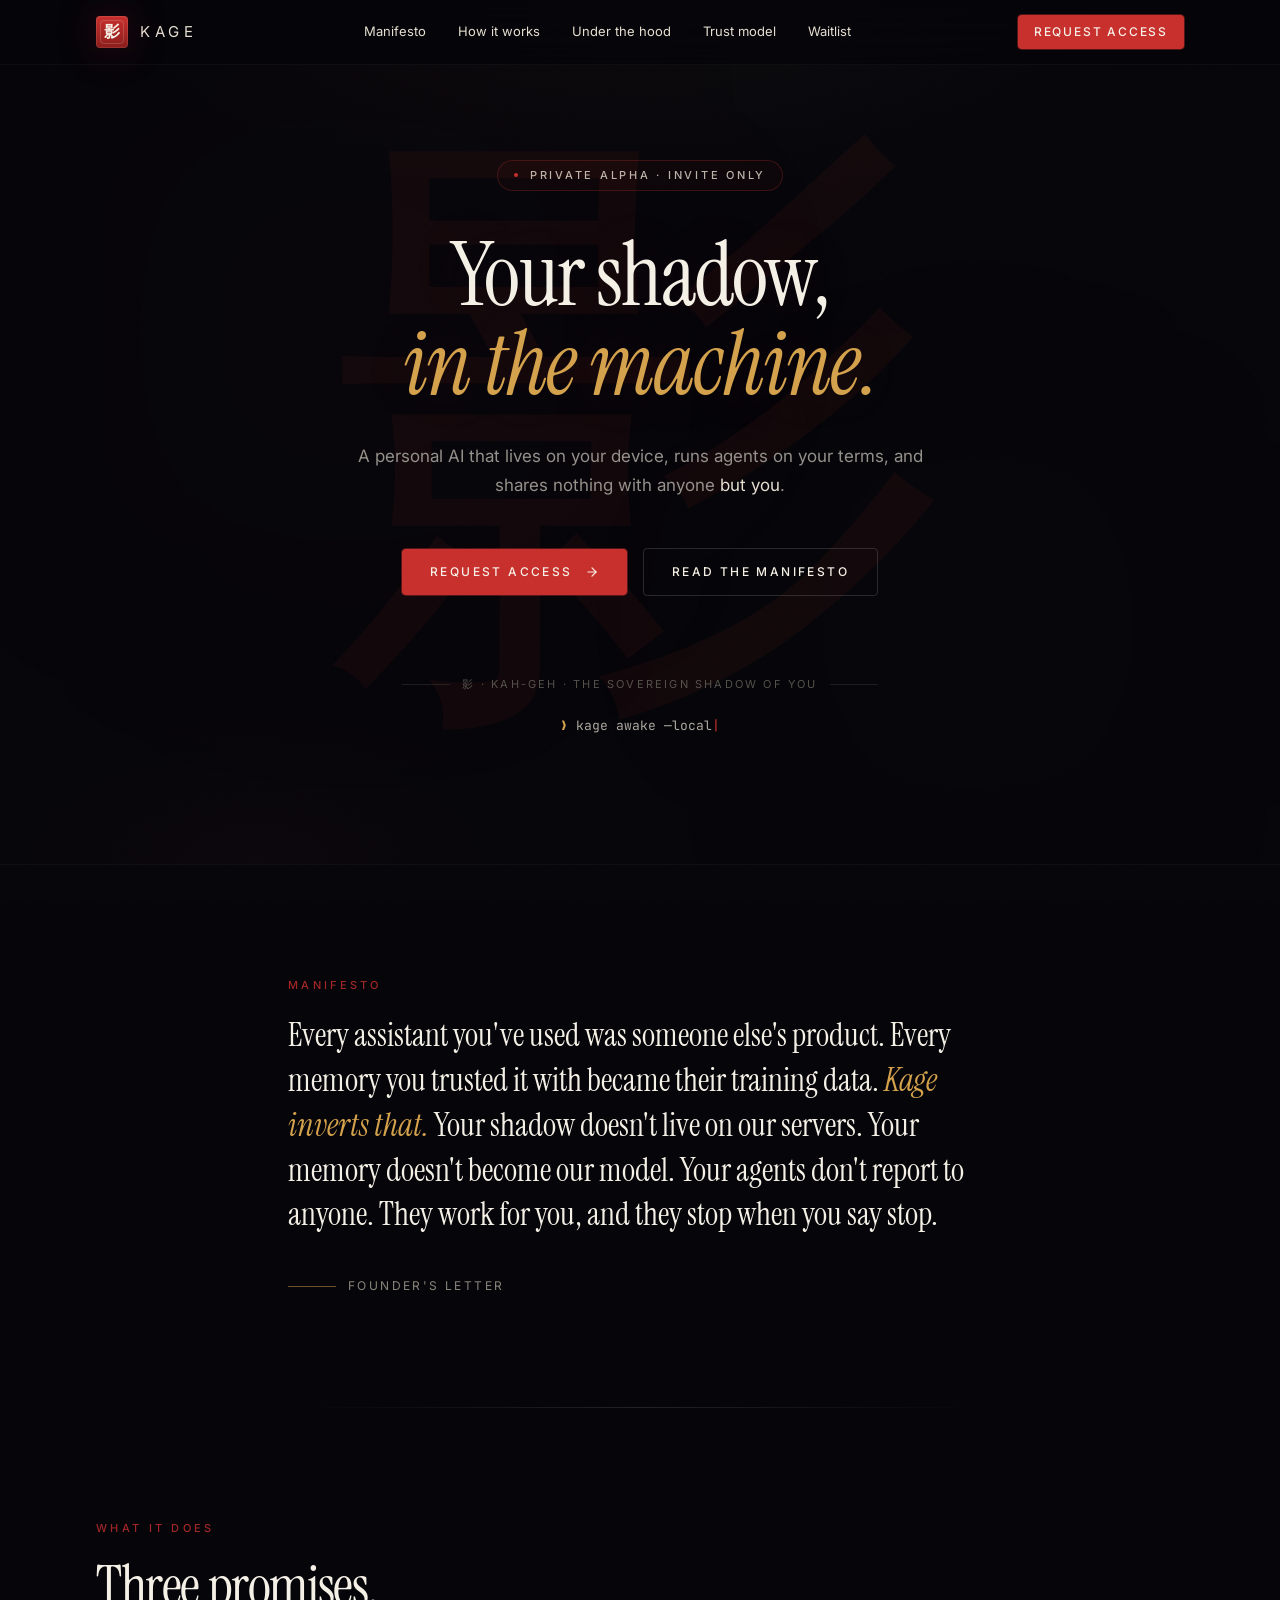
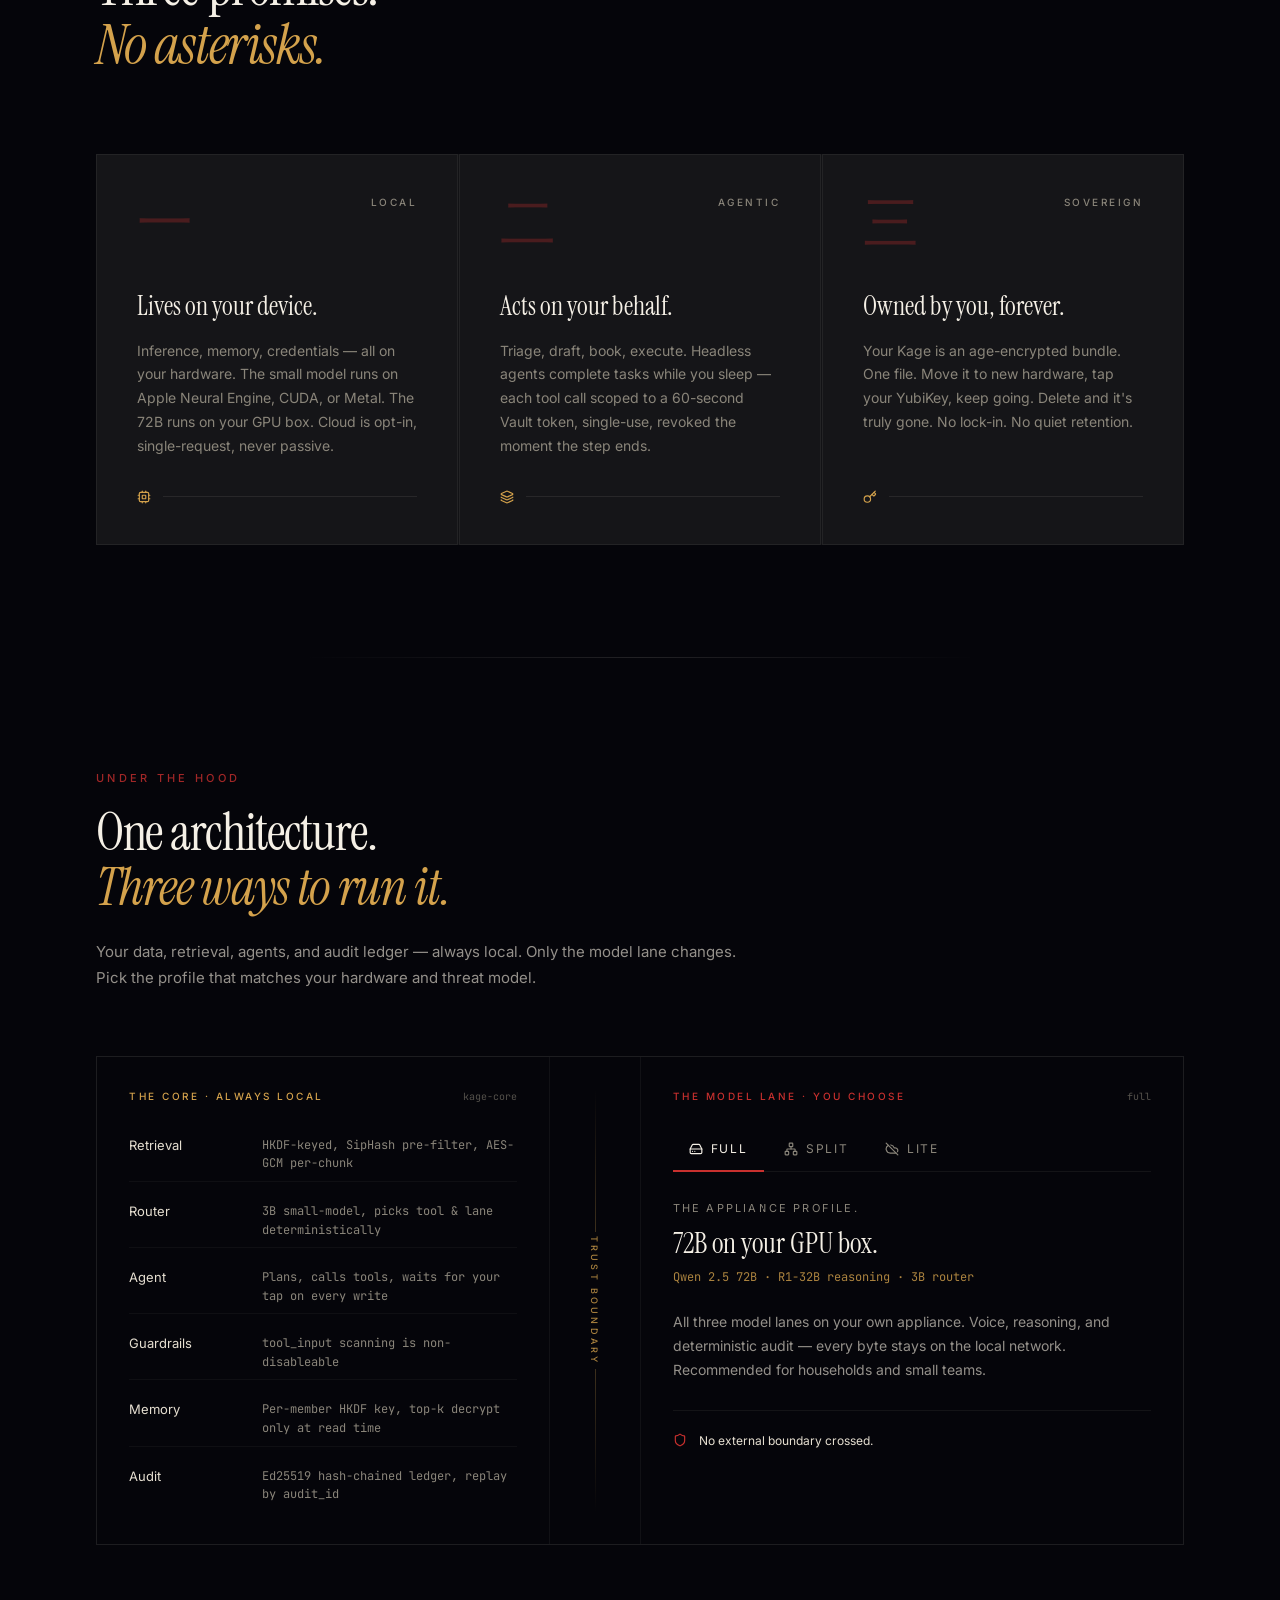
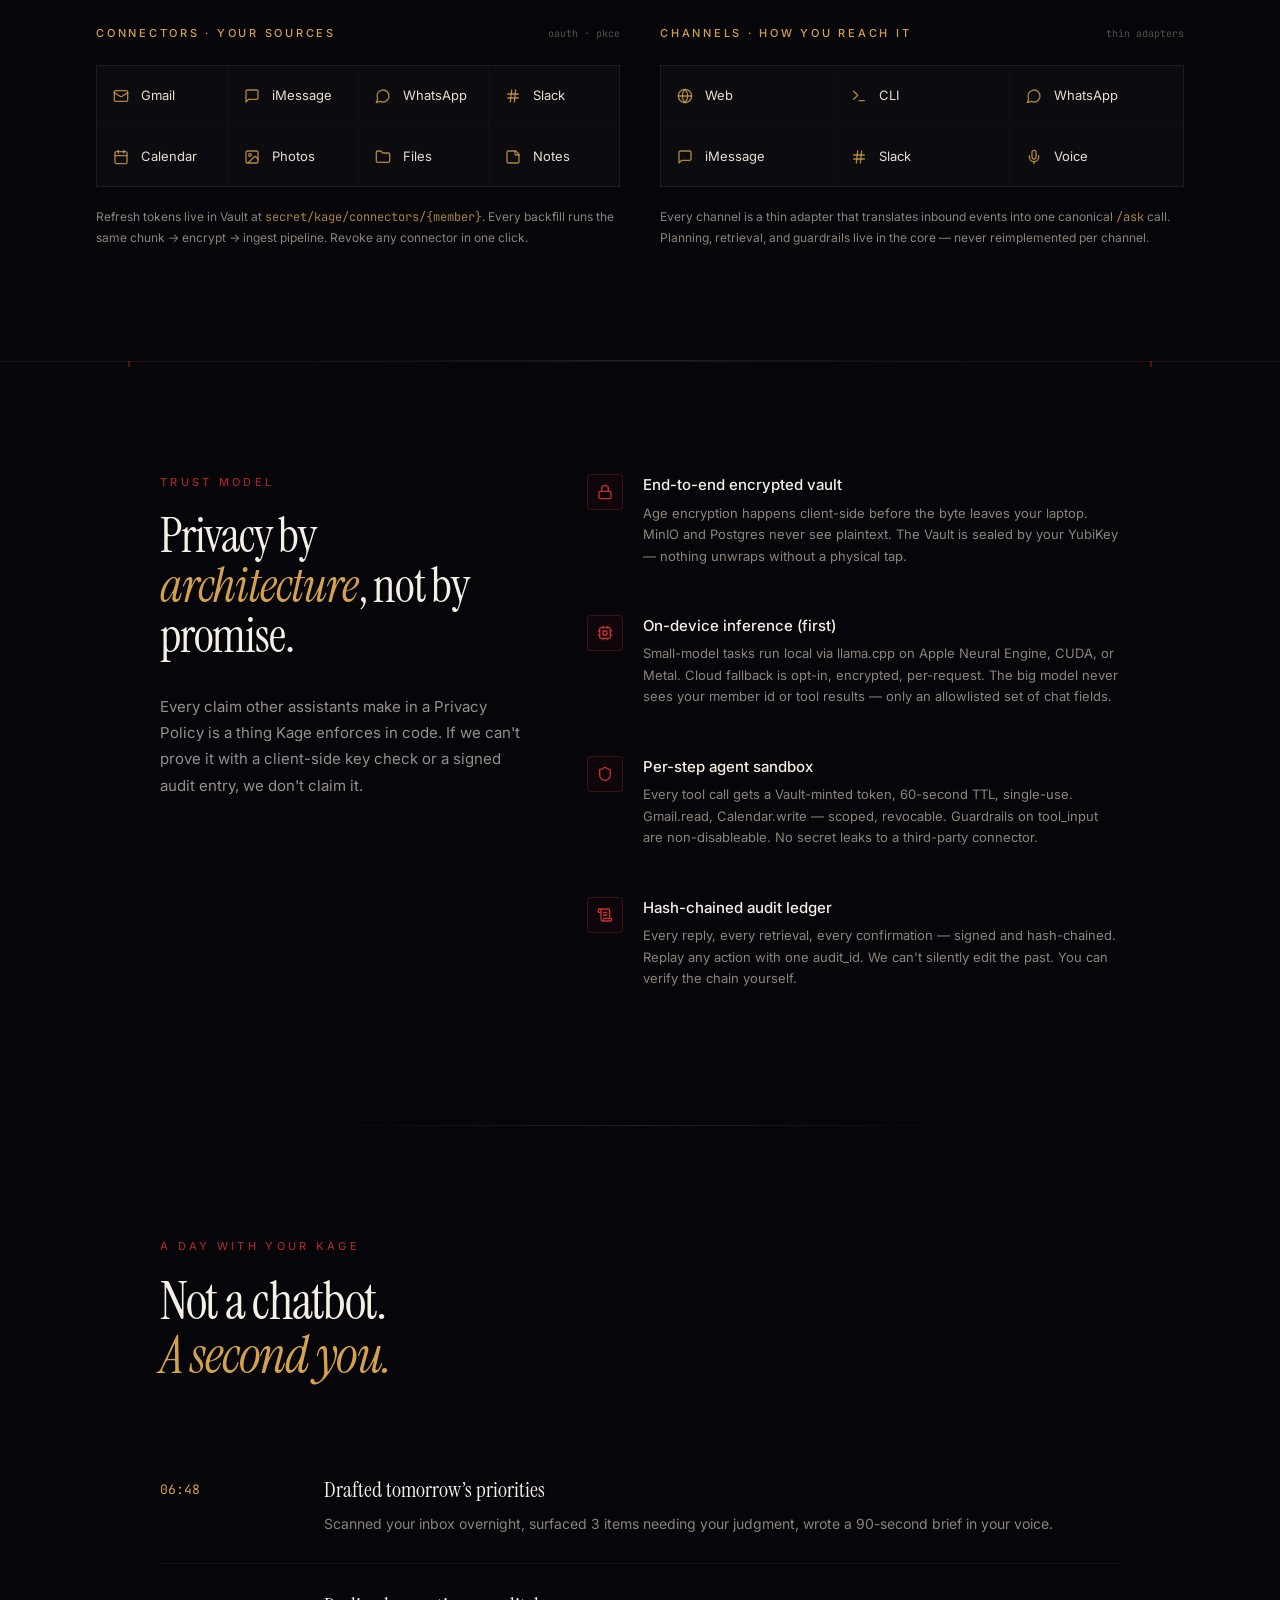
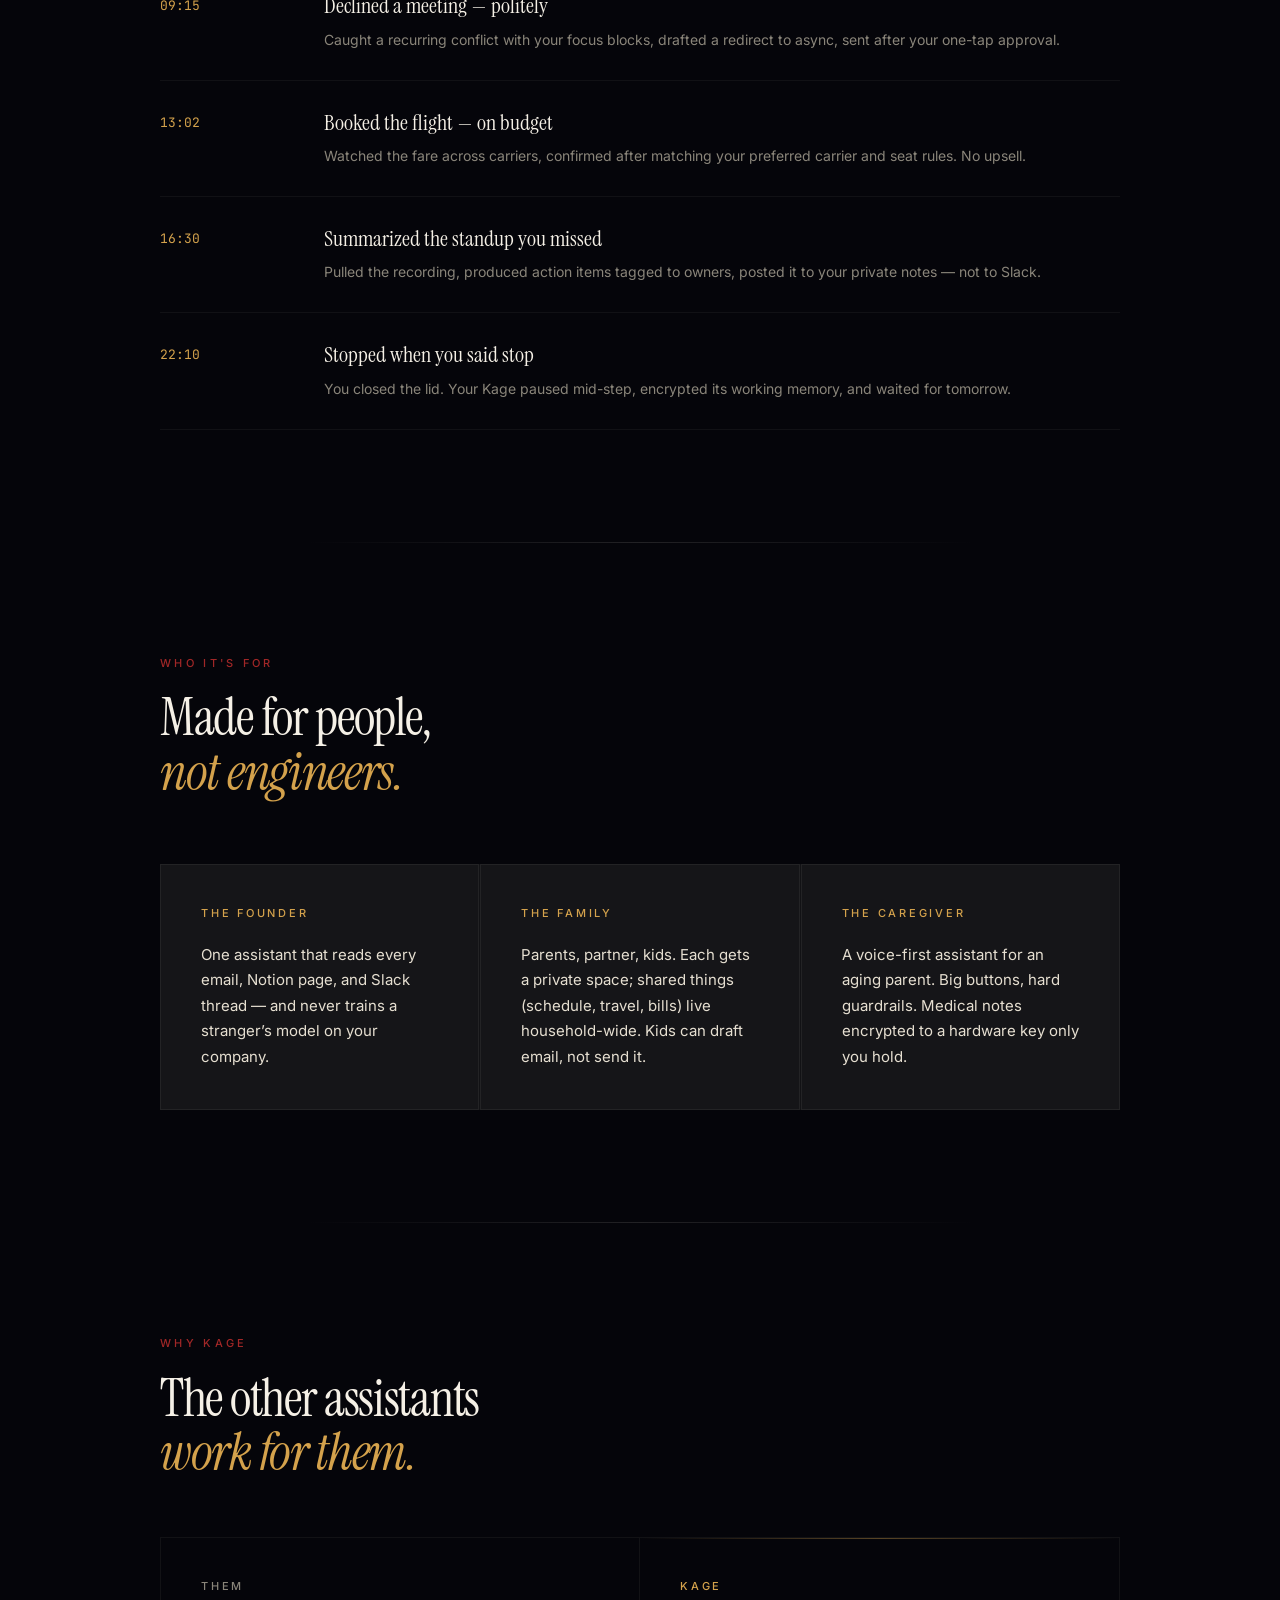
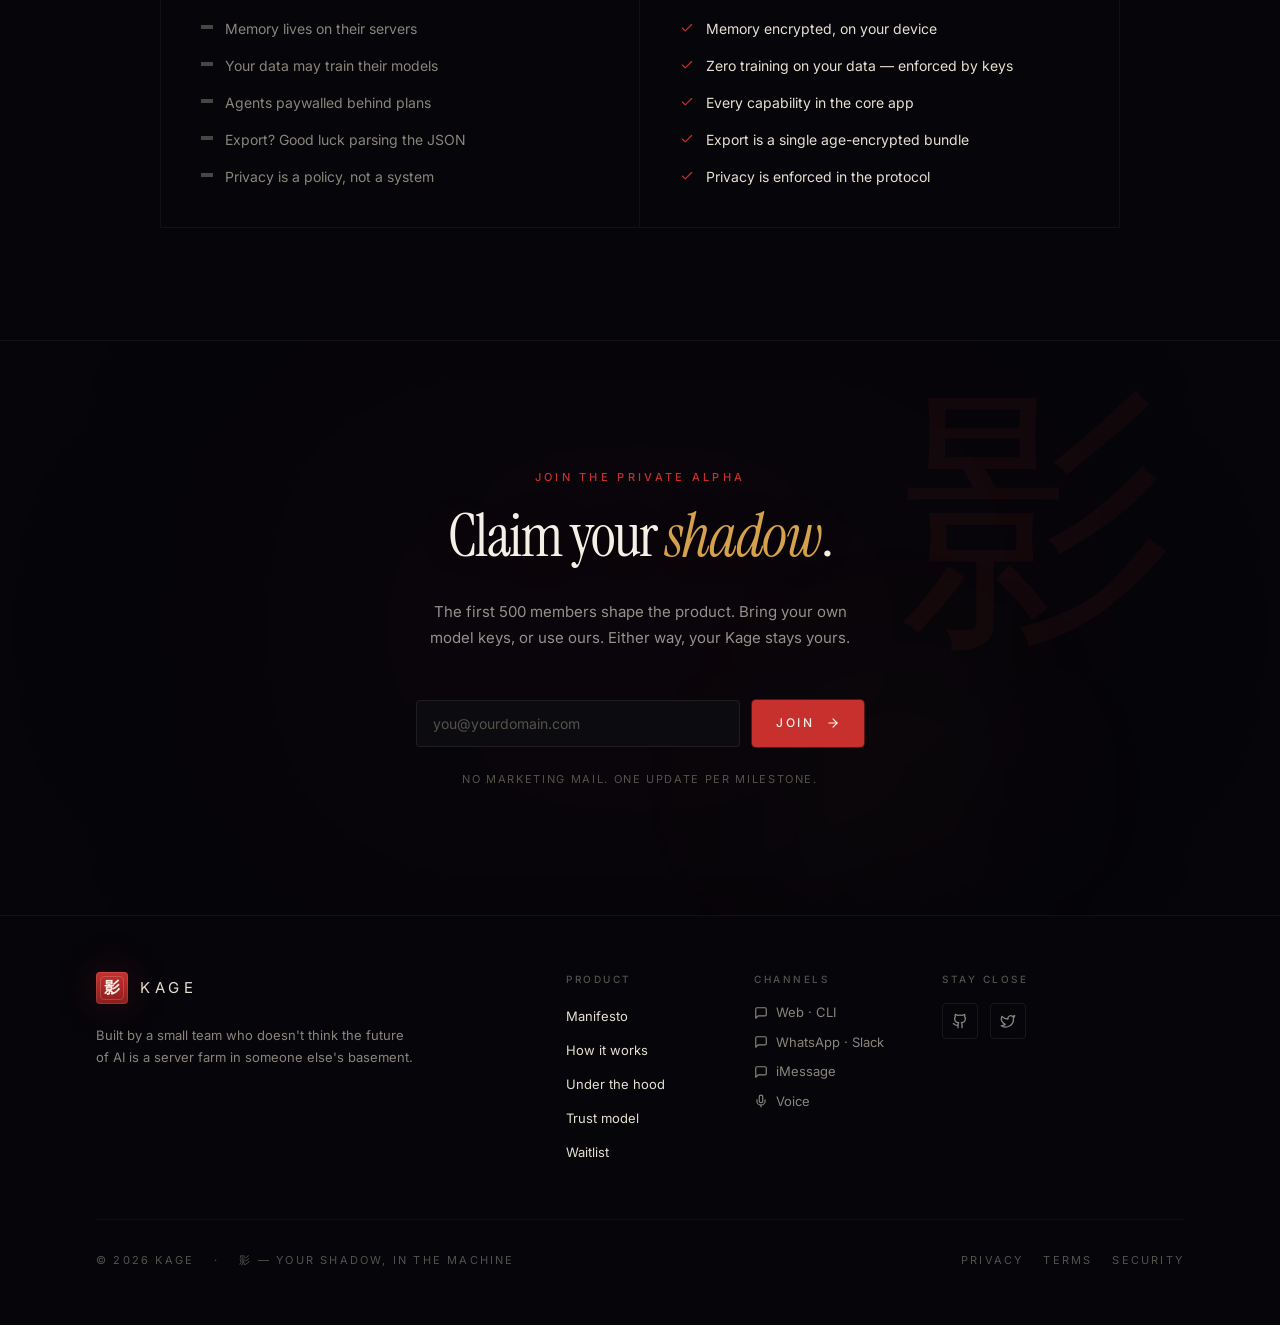
<file: index.html>
<!DOCTYPE html><!--akBiPuT6sWyYoApxUk1OT--><html lang="en" class="dark"><head><meta charSet="utf-8"/><meta name="viewport" content="width=device-width, initial-scale=1"/><link rel="stylesheet" href="/_next/static/css/418754096441c83a.css" data-precedence="next"/><link rel="preload" as="script" fetchPriority="low" href="/_next/static/chunks/webpack-4a462cecab786e93.js"/><script src="/_next/static/chunks/4bd1b696-c023c6e3521b1417.js" async=""></script><script src="/_next/static/chunks/255-dda36e826969d334.js" async=""></script><script src="/_next/static/chunks/main-app-24532691cc95aad6.js" async=""></script><script src="/_next/static/chunks/330-899b6d8836bebbf7.js" async=""></script><script src="/_next/static/chunks/app/page-282d0866ea00a706.js" async=""></script><title>Kage — Your shadow, in the machine.</title><meta name="description" content="A personal AI that lives on your device, runs agents on your terms, and shares nothing with anyone but you."/><meta property="og:title" content="Kage — Your shadow, in the machine."/><meta property="og:description" content="A personal AI that lives on your device, runs agents on your terms, and shares nothing with anyone but you."/><meta property="og:url" content="https://kage.ai/"/><meta property="og:type" content="website"/><meta name="twitter:card" content="summary"/><meta name="twitter:title" content="Kage — Your shadow, in the machine."/><meta name="twitter:description" content="A personal AI that lives on your device, runs agents on your terms, and shares nothing with anyone but you."/><link href="https://fonts.googleapis.com/css2?family=Instrument+Serif:ital@0;1&amp;family=Inter:wght@300;400;500;600;700&amp;family=JetBrains+Mono:wght@400;500&amp;display=swap" rel="stylesheet"/><script src="/_next/static/chunks/polyfills-42372ed130431b0a.js" noModule=""></script></head><body class="antialiased"><div hidden=""><!--$--><!--/$--></div><div class="sumi relative min-h-screen"><nav class="fixed top-0 z-50 w-full border-b border-[#f5f0e6]/[0.04] bg-[#05050a]/75 backdrop-blur-xl"><div class="mx-auto flex h-16 max-w-6xl items-center justify-between px-8"><a href="/" class="flex items-center gap-3" aria-label="Kage — home"><div class="seal h-8 w-8 rounded-sm text-base font-semibold" aria-hidden="true">影</div><span class="text-[15px] tracking-[0.3em] uppercase text-[#e6dfd1]">Kage</span></a><div class="hidden md:flex items-center gap-8"><a href="#manifesto" class="link-lacquer text-[13px]">Manifesto</a><a href="#how" class="link-lacquer text-[13px]">How it works</a><a href="#wired" class="link-lacquer text-[13px]">Under the hood</a><a href="#trust" class="link-lacquer text-[13px]">Trust model</a><a href="#waitlist" class="link-lacquer text-[13px]">Waitlist</a></div><a href="#waitlist" class="btn-seal rounded-sm px-4 py-2 text-[12px] font-medium tracking-[0.15em] uppercase focus:outline-none focus-visible:ring-2 focus-visible:ring-[#d4a24c]/60 focus-visible:ring-offset-2 focus-visible:ring-offset-[#05050a]">Request access</a></div></nav><main><section class="ma-bg relative overflow-hidden pt-40 pb-32"><div class="absolute top-1/2 left-1/2 -translate-x-1/2 -translate-y-1/2 text-[640px] kanji-mark drift select-none pointer-events-none" aria-hidden="true">影</div><div class="absolute top-20 left-[8%] h-[500px] w-[500px] rounded-full bg-[#c8302e]/[0.025] blur-[160px] drift" aria-hidden="true"></div><div class="absolute bottom-10 right-[8%] h-[400px] w-[400px] rounded-full bg-[#d4a24c]/[0.02] blur-[140px] drift" style="animation-delay:-6s" aria-hidden="true"></div><div class="relative z-10 mx-auto max-w-4xl px-8"><div class="" style="opacity:0;filter:blur(8px);transform:translateY(24px)"><div class="flex justify-center mb-10"><div class="inline-flex items-center gap-3 px-4 py-1.5 rounded-full border border-[#c8302e]/25 bg-[#c8302e]/[0.04]"><span class="h-1 w-1 rounded-full bg-[#c8302e]" aria-hidden="true"></span><span class="text-[11px] font-medium tracking-[0.25em] uppercase text-[#e6dfd1]/80">Private alpha · invite only</span></div></div></div><div class="" style="opacity:0;filter:blur(8px);transform:translateY(24px)"><h1 class="text-center font-normal tracking-tight text-[#f5f0e6] ink-title" style="font-family:var(--font-display);font-size:clamp(3rem, 8vw, 5.5rem);line-height:1.02;letter-spacing:-0.02em">Your shadow,<br/><em class="text-[#d4a24c]">in the machine.</em></h1></div><div class="" style="opacity:0;filter:blur(8px);transform:translateY(24px)"><p class="mx-auto mt-8 max-w-xl text-center text-[17px] leading-[1.7] text-[#94908a]">A personal AI that lives on your device, runs agents on your terms, and shares nothing with anyone<!-- --> <span class="text-[#e6dfd1]">but you</span>.</p></div><div class="" style="opacity:0;filter:blur(8px);transform:translateY(24px)"><div class="mt-12 flex flex-col sm:flex-row items-center justify-center gap-4"><a href="#waitlist" class="btn-seal rounded-sm px-7 py-3.5 text-[12px] font-medium tracking-[0.2em] uppercase inline-flex items-center gap-3 focus:outline-none focus-visible:ring-2 focus-visible:ring-[#d4a24c]/60 focus-visible:ring-offset-2 focus-visible:ring-offset-[#05050a]">Request access<svg xmlns="http://www.w3.org/2000/svg" width="24" height="24" viewBox="0 0 24 24" fill="none" stroke="currentColor" stroke-width="2" stroke-linecap="round" stroke-linejoin="round" class="lucide lucide-arrow-right h-3.5 w-3.5" aria-hidden="true"><path d="M5 12h14"></path><path d="m12 5 7 7-7 7"></path></svg></a><a href="#manifesto" class="btn-paper rounded-sm px-7 py-3.5 text-[12px] font-medium tracking-[0.2em] uppercase focus:outline-none focus-visible:ring-2 focus-visible:ring-[#f5f0e6]/30 focus-visible:ring-offset-2 focus-visible:ring-offset-[#05050a]">Read the manifesto</a></div></div><div class="" style="opacity:0;filter:blur(8px);transform:translateY(24px)"><div class="mt-20 mx-auto max-w-xl"><div class="flex items-center gap-3 justify-center text-[11px] tracking-[0.2em] uppercase text-[#55524c]"><span class="h-px w-12 bg-[#f5f0e6]/10" aria-hidden="true"></span><span>影 · kah-geh · the sovereign shadow of you</span><span class="h-px w-12 bg-[#f5f0e6]/10" aria-hidden="true"></span></div><p class="mt-6 text-center font-mono text-[13px] text-[#e6dfd1]/75"><span class="text-[#d4a24c]" aria-hidden="true">❯</span> <span class="brush-cursor text-[#c8302e]" aria-hidden="true">|</span></p></div></div></div></section><section id="manifesto" class="relative py-28 border-t border-[#f5f0e6]/[0.04]"><div class="mx-auto max-w-3xl px-8"><div class="" style="opacity:0;filter:blur(8px);transform:translateY(24px)"><p class="text-[11px] font-medium tracking-[0.3em] uppercase text-[#c8302e]/80 mb-5">Manifesto</p></div><div class="" style="opacity:0;filter:blur(8px);transform:translateY(24px)"><p style="font-family:var(--font-display)" class="text-[26px] md:text-[32px] leading-[1.4] text-[#f5f0e6] font-normal">Every assistant you&#x27;ve used was someone else&#x27;s product. Every memory you trusted it with became their training data.<span class="text-[#d4a24c] italic"> Kage inverts that.</span> <!-- -->Your shadow doesn&#x27;t live on our servers. Your memory doesn&#x27;t become our model. Your agents don&#x27;t report to anyone. They work for you, and they stop when you say stop.</p></div><div class="" style="opacity:0;filter:blur(8px);transform:translateY(24px)"><div class="mt-10 flex items-center gap-3"><div class="h-px w-12 bg-[#d4a24c]/50" aria-hidden="true"></div><span class="text-[12px] tracking-[0.2em] uppercase text-[#8a857a]">Founder&#x27;s letter</span></div></div></div></section><div class="rule-h mx-auto max-w-2xl" aria-hidden="true"></div><section id="how" class="py-28"><div class="mx-auto max-w-6xl px-8"><div class="" style="opacity:0;filter:blur(8px);transform:translateY(24px)"><div class="mb-20 max-w-xl"><p class="text-[11px] font-medium tracking-[0.3em] uppercase text-[#c8302e]/80 mb-5">What it does</p><h2 style="font-family:var(--font-display)" class="text-[40px] md:text-[56px] leading-[1.05] tracking-tight text-[#f5f0e6]">Three promises.<br/><em class="text-[#d4a24c]">No asterisks.</em></h2></div></div><div class="grid md:grid-cols-3 gap-px bg-[#f5f0e6]/[0.05]"><div class="" style="opacity:0;filter:blur(8px);transform:translateY(24px)"><div class="card-washi p-10 h-full flex flex-col"><div class="flex items-start justify-between mb-10"><span style="font-family:var(--font-display)" class="text-[56px] leading-none text-[#c8302e]/30" aria-hidden="true">一</span><span class="text-[10px] font-medium tracking-[0.25em] uppercase text-[#8a857a]">Local</span></div><h3 style="font-family:var(--font-display)" class="text-[26px] leading-[1.2] text-[#f5f0e6] mb-4">Lives on your device.</h3><p class="text-[14px] leading-[1.7] text-[#8a857a] flex-1">Inference, memory, credentials — all on your hardware. The small model runs on Apple Neural Engine, CUDA, or Metal. The 72B runs on your GPU box. Cloud is opt-in, single-request, never passive.</p><div class="mt-8 flex items-center gap-3"><svg xmlns="http://www.w3.org/2000/svg" width="24" height="24" viewBox="0 0 24 24" fill="none" stroke="currentColor" stroke-width="2" stroke-linecap="round" stroke-linejoin="round" class="lucide lucide-cpu h-3.5 w-3.5 text-[#d4a24c]" aria-hidden="true"><rect width="16" height="16" x="4" y="4" rx="2"></rect><rect width="6" height="6" x="9" y="9" rx="1"></rect><path d="M15 2v2"></path><path d="M15 20v2"></path><path d="M2 15h2"></path><path d="M2 9h2"></path><path d="M20 15h2"></path><path d="M20 9h2"></path><path d="M9 2v2"></path><path d="M9 20v2"></path></svg><div class="h-px flex-1 bg-[#f5f0e6]/[0.08]" aria-hidden="true"></div></div></div></div><div class="" style="opacity:0;filter:blur(8px);transform:translateY(24px)"><div class="card-washi p-10 h-full flex flex-col"><div class="flex items-start justify-between mb-10"><span style="font-family:var(--font-display)" class="text-[56px] leading-none text-[#c8302e]/30" aria-hidden="true">二</span><span class="text-[10px] font-medium tracking-[0.25em] uppercase text-[#8a857a]">Agentic</span></div><h3 style="font-family:var(--font-display)" class="text-[26px] leading-[1.2] text-[#f5f0e6] mb-4">Acts on your behalf.</h3><p class="text-[14px] leading-[1.7] text-[#8a857a] flex-1">Triage, draft, book, execute. Headless agents complete tasks while you sleep — each tool call scoped to a 60-second Vault token, single-use, revoked the moment the step ends.</p><div class="mt-8 flex items-center gap-3"><svg xmlns="http://www.w3.org/2000/svg" width="24" height="24" viewBox="0 0 24 24" fill="none" stroke="currentColor" stroke-width="2" stroke-linecap="round" stroke-linejoin="round" class="lucide lucide-layers h-3.5 w-3.5 text-[#d4a24c]" aria-hidden="true"><path d="M12.83 2.18a2 2 0 0 0-1.66 0L2.6 6.08a1 1 0 0 0 0 1.83l8.58 3.91a2 2 0 0 0 1.66 0l8.58-3.9a1 1 0 0 0 0-1.83z"></path><path d="M2 12a1 1 0 0 0 .58.91l8.6 3.91a2 2 0 0 0 1.65 0l8.58-3.9A1 1 0 0 0 22 12"></path><path d="M2 17a1 1 0 0 0 .58.91l8.6 3.91a2 2 0 0 0 1.65 0l8.58-3.9A1 1 0 0 0 22 17"></path></svg><div class="h-px flex-1 bg-[#f5f0e6]/[0.08]" aria-hidden="true"></div></div></div></div><div class="" style="opacity:0;filter:blur(8px);transform:translateY(24px)"><div class="card-washi p-10 h-full flex flex-col"><div class="flex items-start justify-between mb-10"><span style="font-family:var(--font-display)" class="text-[56px] leading-none text-[#c8302e]/30" aria-hidden="true">三</span><span class="text-[10px] font-medium tracking-[0.25em] uppercase text-[#8a857a]">Sovereign</span></div><h3 style="font-family:var(--font-display)" class="text-[26px] leading-[1.2] text-[#f5f0e6] mb-4">Owned by you, forever.</h3><p class="text-[14px] leading-[1.7] text-[#8a857a] flex-1">Your Kage is an age-encrypted bundle. One file. Move it to new hardware, tap your YubiKey, keep going. Delete and it&apos;s truly gone. No lock-in. No quiet retention.</p><div class="mt-8 flex items-center gap-3"><svg xmlns="http://www.w3.org/2000/svg" width="24" height="24" viewBox="0 0 24 24" fill="none" stroke="currentColor" stroke-width="2" stroke-linecap="round" stroke-linejoin="round" class="lucide lucide-key h-3.5 w-3.5 text-[#d4a24c]" aria-hidden="true"><path d="m15.5 7.5 2.3 2.3a1 1 0 0 0 1.4 0l2.1-2.1a1 1 0 0 0 0-1.4L19 4"></path><path d="m21 2-9.6 9.6"></path><circle cx="7.5" cy="15.5" r="5.5"></circle></svg><div class="h-px flex-1 bg-[#f5f0e6]/[0.08]" aria-hidden="true"></div></div></div></div></div></div></section><div class="rule-h mx-auto max-w-2xl" aria-hidden="true"></div><section id="wired" class="py-28"><div class="mx-auto max-w-6xl px-8"><div class="" style="opacity:0;filter:blur(8px);transform:translateY(24px)"><div class="mb-16 max-w-2xl"><p class="text-[11px] font-medium tracking-[0.3em] uppercase text-[#c8302e]/80 mb-5">Under the hood</p><h2 style="font-family:var(--font-display)" class="text-[40px] md:text-[52px] leading-[1.05] tracking-tight text-[#f5f0e6]">One architecture.<br/><em class="text-[#d4a24c]">Three ways to run it.</em></h2><p class="mt-6 text-[15px] leading-[1.75] text-[#94908a]">Your data, retrieval, agents, and audit ledger — always local. Only the model lane changes. Pick the profile that matches your hardware and threat model.</p></div></div><div class="" style="opacity:0;filter:blur(8px);transform:translateY(24px)"><div class="grid md:grid-cols-12 gap-px bg-[#f5f0e6]/[0.05] border border-[#f5f0e6]/[0.05]"><div class="md:col-span-5 bg-[#05050a] p-8"><div class="flex items-center justify-between mb-6"><div class="text-[10px] font-medium tracking-[0.25em] uppercase text-[#d4a24c]">The core · always local</div><span class="text-[10px] font-mono text-[#55524c]">kage-core</span></div><ul class="space-y-3"><li class="grid grid-cols-12 gap-3 py-2 border-b border-[#f5f0e6]/[0.04] last:border-0"><span class="col-span-4 text-[13px] text-[#e6dfd1]">Retrieval</span><span class="col-span-8 text-[12px] font-mono text-[#8a857a] leading-[1.55]">HKDF-keyed, SipHash pre-filter, AES-GCM per-chunk</span></li><li class="grid grid-cols-12 gap-3 py-2 border-b border-[#f5f0e6]/[0.04] last:border-0"><span class="col-span-4 text-[13px] text-[#e6dfd1]">Router</span><span class="col-span-8 text-[12px] font-mono text-[#8a857a] leading-[1.55]">3B small-model, picks tool &amp; lane deterministically</span></li><li class="grid grid-cols-12 gap-3 py-2 border-b border-[#f5f0e6]/[0.04] last:border-0"><span class="col-span-4 text-[13px] text-[#e6dfd1]">Agent</span><span class="col-span-8 text-[12px] font-mono text-[#8a857a] leading-[1.55]">Plans, calls tools, waits for your tap on every write</span></li><li class="grid grid-cols-12 gap-3 py-2 border-b border-[#f5f0e6]/[0.04] last:border-0"><span class="col-span-4 text-[13px] text-[#e6dfd1]">Guardrails</span><span class="col-span-8 text-[12px] font-mono text-[#8a857a] leading-[1.55]">tool_input scanning is non-disableable</span></li><li class="grid grid-cols-12 gap-3 py-2 border-b border-[#f5f0e6]/[0.04] last:border-0"><span class="col-span-4 text-[13px] text-[#e6dfd1]">Memory</span><span class="col-span-8 text-[12px] font-mono text-[#8a857a] leading-[1.55]">Per-member HKDF key, top-k decrypt only at read time</span></li><li class="grid grid-cols-12 gap-3 py-2 border-b border-[#f5f0e6]/[0.04] last:border-0"><span class="col-span-4 text-[13px] text-[#e6dfd1]">Audit</span><span class="col-span-8 text-[12px] font-mono text-[#8a857a] leading-[1.55]">Ed25519 hash-chained ledger, replay by audit_id</span></li></ul></div><div class="md:col-span-1 bg-[#05050a] relative hidden md:flex flex-col items-center justify-center py-8"><div class="absolute inset-y-8 left-1/2 w-px bg-gradient-to-b from-transparent via-[#d4a24c]/40 to-transparent" aria-hidden="true"></div><div class="relative z-10 px-1 py-3 text-[9px] font-medium tracking-[0.35em] uppercase text-[#d4a24c]/80 bg-[#05050a]" style="writing-mode:vertical-rl">Trust boundary</div></div><div class="md:col-span-6 bg-[#05050a] p-8"><div class="flex items-center justify-between mb-6"><div class="text-[10px] font-medium tracking-[0.25em] uppercase text-[#c8302e]">The model lane · you choose</div><span class="text-[10px] font-mono text-[#55524c]">full</span></div><div role="tablist" aria-label="Deployment profile" class="flex gap-1 mb-7 border-b border-[#f5f0e6]/[0.06]"><button role="tab" aria-selected="true" class="flex items-center gap-2 px-4 py-3 text-[12px] tracking-[0.15em] uppercase transition-colors border-b-2 -mb-px focus:outline-none focus-visible:ring-2 focus-visible:ring-[#d4a24c]/60 border-[#c8302e] text-[#f5f0e6]"><svg xmlns="http://www.w3.org/2000/svg" width="24" height="24" viewBox="0 0 24 24" fill="none" stroke="currentColor" stroke-width="2" stroke-linecap="round" stroke-linejoin="round" class="lucide lucide-hard-drive h-3.5 w-3.5" aria-hidden="true"><line x1="22" x2="2" y1="12" y2="12"></line><path d="M5.45 5.11 2 12v6a2 2 0 0 0 2 2h16a2 2 0 0 0 2-2v-6l-3.45-6.89A2 2 0 0 0 16.76 4H7.24a2 2 0 0 0-1.79 1.11z"></path><line x1="6" x2="6.01" y1="16" y2="16"></line><line x1="10" x2="10.01" y1="16" y2="16"></line></svg><span>Full</span></button><button role="tab" aria-selected="false" class="flex items-center gap-2 px-4 py-3 text-[12px] tracking-[0.15em] uppercase transition-colors border-b-2 -mb-px focus:outline-none focus-visible:ring-2 focus-visible:ring-[#d4a24c]/60 border-transparent text-[#8a857a] hover:text-[#e6dfd1]"><svg xmlns="http://www.w3.org/2000/svg" width="24" height="24" viewBox="0 0 24 24" fill="none" stroke="currentColor" stroke-width="2" stroke-linecap="round" stroke-linejoin="round" class="lucide lucide-network h-3.5 w-3.5" aria-hidden="true"><rect x="16" y="16" width="6" height="6" rx="1"></rect><rect x="2" y="16" width="6" height="6" rx="1"></rect><rect x="9" y="2" width="6" height="6" rx="1"></rect><path d="M5 16v-3a1 1 0 0 1 1-1h12a1 1 0 0 1 1 1v3"></path><path d="M12 12V8"></path></svg><span>Split</span></button><button role="tab" aria-selected="false" class="flex items-center gap-2 px-4 py-3 text-[12px] tracking-[0.15em] uppercase transition-colors border-b-2 -mb-px focus:outline-none focus-visible:ring-2 focus-visible:ring-[#d4a24c]/60 border-transparent text-[#8a857a] hover:text-[#e6dfd1]"><svg xmlns="http://www.w3.org/2000/svg" width="24" height="24" viewBox="0 0 24 24" fill="none" stroke="currentColor" stroke-width="2" stroke-linecap="round" stroke-linejoin="round" class="lucide lucide-cloud-off h-3.5 w-3.5" aria-hidden="true"><path d="m2 2 20 20"></path><path d="M5.782 5.782A7 7 0 0 0 9 19h8.5a4.5 4.5 0 0 0 1.307-.193"></path><path d="M21.532 16.5A4.5 4.5 0 0 0 17.5 10h-1.79A7.008 7.008 0 0 0 10 5.07"></path></svg><span>Lite</span></button></div><div><div class="text-[11px] tracking-[0.2em] uppercase text-[#8a857a] mb-3">The appliance profile.</div><h3 style="font-family:var(--font-display)" class="text-[28px] leading-[1.15] text-[#f5f0e6] mb-2">72B on your GPU box.</h3><p class="font-mono text-[12px] text-[#d4a24c]/80 mb-6">Qwen 2.5 72B · R1-32B reasoning · 3B router</p><p class="text-[14px] leading-[1.7] text-[#94908a]">All three model lanes on your own appliance. Voice, reasoning, and deterministic audit — every byte stays on the local network. Recommended for households and small teams.</p><div class="mt-7 pt-5 border-t border-[#f5f0e6]/[0.06] flex items-start gap-3"><svg xmlns="http://www.w3.org/2000/svg" width="24" height="24" viewBox="0 0 24 24" fill="none" stroke="currentColor" stroke-width="2" stroke-linecap="round" stroke-linejoin="round" class="lucide lucide-shield mt-[2px] h-3.5 w-3.5 text-[#c8302e] shrink-0" aria-hidden="true"><path d="M20 13c0 5-3.5 7.5-7.66 8.95a1 1 0 0 1-.67-.01C7.5 20.5 4 18 4 13V6a1 1 0 0 1 1-1c2 0 4.5-1.2 6.24-2.72a1.17 1.17 0 0 1 1.52 0C14.51 3.81 17 5 19 5a1 1 0 0 1 1 1z"></path></svg><p class="text-[12px] leading-[1.6] text-[#e6dfd1]">No external boundary crossed.</p></div></div></div></div></div><div class="grid md:grid-cols-2 gap-10 mt-20"><div class="" style="opacity:0;filter:blur(8px);transform:translateY(24px)"><div><div class="flex items-baseline justify-between mb-6"><div class="text-[11px] font-medium tracking-[0.25em] uppercase text-[#d4a24c]">Connectors · your sources</div><span class="text-[10px] font-mono text-[#55524c]">oauth · pkce</span></div><div class="grid grid-cols-2 sm:grid-cols-4 gap-px bg-[#f5f0e6]/[0.05] border border-[#f5f0e6]/[0.05]"><div class="bg-[#0c0b10] px-4 py-5 flex items-center gap-3"><svg xmlns="http://www.w3.org/2000/svg" width="24" height="24" viewBox="0 0 24 24" fill="none" stroke="currentColor" stroke-width="2" stroke-linecap="round" stroke-linejoin="round" class="lucide lucide-mail h-4 w-4 text-[#d4a24c]/80 shrink-0" aria-hidden="true"><rect width="20" height="16" x="2" y="4" rx="2"></rect><path d="m22 7-8.97 5.7a1.94 1.94 0 0 1-2.06 0L2 7"></path></svg><span class="text-[13px] text-[#e6dfd1]">Gmail</span></div><div class="bg-[#0c0b10] px-4 py-5 flex items-center gap-3"><svg xmlns="http://www.w3.org/2000/svg" width="24" height="24" viewBox="0 0 24 24" fill="none" stroke="currentColor" stroke-width="2" stroke-linecap="round" stroke-linejoin="round" class="lucide lucide-message-square h-4 w-4 text-[#d4a24c]/80 shrink-0" aria-hidden="true"><path d="M21 15a2 2 0 0 1-2 2H7l-4 4V5a2 2 0 0 1 2-2h14a2 2 0 0 1 2 2z"></path></svg><span class="text-[13px] text-[#e6dfd1]">iMessage</span></div><div class="bg-[#0c0b10] px-4 py-5 flex items-center gap-3"><svg xmlns="http://www.w3.org/2000/svg" width="24" height="24" viewBox="0 0 24 24" fill="none" stroke="currentColor" stroke-width="2" stroke-linecap="round" stroke-linejoin="round" class="lucide lucide-message-circle h-4 w-4 text-[#d4a24c]/80 shrink-0" aria-hidden="true"><path d="M7.9 20A9 9 0 1 0 4 16.1L2 22Z"></path></svg><span class="text-[13px] text-[#e6dfd1]">WhatsApp</span></div><div class="bg-[#0c0b10] px-4 py-5 flex items-center gap-3"><svg xmlns="http://www.w3.org/2000/svg" width="24" height="24" viewBox="0 0 24 24" fill="none" stroke="currentColor" stroke-width="2" stroke-linecap="round" stroke-linejoin="round" class="lucide lucide-hash h-4 w-4 text-[#d4a24c]/80 shrink-0" aria-hidden="true"><line x1="4" x2="20" y1="9" y2="9"></line><line x1="4" x2="20" y1="15" y2="15"></line><line x1="10" x2="8" y1="3" y2="21"></line><line x1="16" x2="14" y1="3" y2="21"></line></svg><span class="text-[13px] text-[#e6dfd1]">Slack</span></div><div class="bg-[#0c0b10] px-4 py-5 flex items-center gap-3"><svg xmlns="http://www.w3.org/2000/svg" width="24" height="24" viewBox="0 0 24 24" fill="none" stroke="currentColor" stroke-width="2" stroke-linecap="round" stroke-linejoin="round" class="lucide lucide-calendar h-4 w-4 text-[#d4a24c]/80 shrink-0" aria-hidden="true"><path d="M8 2v4"></path><path d="M16 2v4"></path><rect width="18" height="18" x="3" y="4" rx="2"></rect><path d="M3 10h18"></path></svg><span class="text-[13px] text-[#e6dfd1]">Calendar</span></div><div class="bg-[#0c0b10] px-4 py-5 flex items-center gap-3"><svg xmlns="http://www.w3.org/2000/svg" width="24" height="24" viewBox="0 0 24 24" fill="none" stroke="currentColor" stroke-width="2" stroke-linecap="round" stroke-linejoin="round" class="lucide lucide-image h-4 w-4 text-[#d4a24c]/80 shrink-0" aria-hidden="true"><rect width="18" height="18" x="3" y="3" rx="2" ry="2"></rect><circle cx="9" cy="9" r="2"></circle><path d="m21 15-3.086-3.086a2 2 0 0 0-2.828 0L6 21"></path></svg><span class="text-[13px] text-[#e6dfd1]">Photos</span></div><div class="bg-[#0c0b10] px-4 py-5 flex items-center gap-3"><svg xmlns="http://www.w3.org/2000/svg" width="24" height="24" viewBox="0 0 24 24" fill="none" stroke="currentColor" stroke-width="2" stroke-linecap="round" stroke-linejoin="round" class="lucide lucide-folder h-4 w-4 text-[#d4a24c]/80 shrink-0" aria-hidden="true"><path d="M20 20a2 2 0 0 0 2-2V8a2 2 0 0 0-2-2h-7.9a2 2 0 0 1-1.69-.9L9.6 3.9A2 2 0 0 0 7.93 3H4a2 2 0 0 0-2 2v13a2 2 0 0 0 2 2Z"></path></svg><span class="text-[13px] text-[#e6dfd1]">Files</span></div><div class="bg-[#0c0b10] px-4 py-5 flex items-center gap-3"><svg xmlns="http://www.w3.org/2000/svg" width="24" height="24" viewBox="0 0 24 24" fill="none" stroke="currentColor" stroke-width="2" stroke-linecap="round" stroke-linejoin="round" class="lucide lucide-sticky-note h-4 w-4 text-[#d4a24c]/80 shrink-0" aria-hidden="true"><path d="M16 3H5a2 2 0 0 0-2 2v14a2 2 0 0 0 2 2h14a2 2 0 0 0 2-2V8Z"></path><path d="M15 3v4a2 2 0 0 0 2 2h4"></path></svg><span class="text-[13px] text-[#e6dfd1]">Notes</span></div></div><p class="mt-5 text-[12px] leading-[1.7] text-[#8a857a]">Refresh tokens live in Vault at<!-- --> <span class="font-mono text-[#d4a24c]/80">secret/kage/connectors/{member}</span>. Every backfill runs the same chunk → encrypt → ingest pipeline. Revoke any connector in one click.</p></div></div><div class="" style="opacity:0;filter:blur(8px);transform:translateY(24px)"><div><div class="flex items-baseline justify-between mb-6"><div class="text-[11px] font-medium tracking-[0.25em] uppercase text-[#d4a24c]">Channels · how you reach it</div><span class="text-[10px] font-mono text-[#55524c]">thin adapters</span></div><div class="grid grid-cols-2 sm:grid-cols-3 gap-px bg-[#f5f0e6]/[0.05] border border-[#f5f0e6]/[0.05]"><div class="bg-[#0c0b10] px-4 py-5 flex items-center gap-3"><svg xmlns="http://www.w3.org/2000/svg" width="24" height="24" viewBox="0 0 24 24" fill="none" stroke="currentColor" stroke-width="2" stroke-linecap="round" stroke-linejoin="round" class="lucide lucide-globe h-4 w-4 text-[#d4a24c]/80 shrink-0" aria-hidden="true"><circle cx="12" cy="12" r="10"></circle><path d="M12 2a14.5 14.5 0 0 0 0 20 14.5 14.5 0 0 0 0-20"></path><path d="M2 12h20"></path></svg><span class="text-[13px] text-[#e6dfd1]">Web</span></div><div class="bg-[#0c0b10] px-4 py-5 flex items-center gap-3"><svg xmlns="http://www.w3.org/2000/svg" width="24" height="24" viewBox="0 0 24 24" fill="none" stroke="currentColor" stroke-width="2" stroke-linecap="round" stroke-linejoin="round" class="lucide lucide-terminal h-4 w-4 text-[#d4a24c]/80 shrink-0" aria-hidden="true"><polyline points="4 17 10 11 4 5"></polyline><line x1="12" x2="20" y1="19" y2="19"></line></svg><span class="text-[13px] text-[#e6dfd1]">CLI</span></div><div class="bg-[#0c0b10] px-4 py-5 flex items-center gap-3"><svg xmlns="http://www.w3.org/2000/svg" width="24" height="24" viewBox="0 0 24 24" fill="none" stroke="currentColor" stroke-width="2" stroke-linecap="round" stroke-linejoin="round" class="lucide lucide-message-circle h-4 w-4 text-[#d4a24c]/80 shrink-0" aria-hidden="true"><path d="M7.9 20A9 9 0 1 0 4 16.1L2 22Z"></path></svg><span class="text-[13px] text-[#e6dfd1]">WhatsApp</span></div><div class="bg-[#0c0b10] px-4 py-5 flex items-center gap-3"><svg xmlns="http://www.w3.org/2000/svg" width="24" height="24" viewBox="0 0 24 24" fill="none" stroke="currentColor" stroke-width="2" stroke-linecap="round" stroke-linejoin="round" class="lucide lucide-message-square h-4 w-4 text-[#d4a24c]/80 shrink-0" aria-hidden="true"><path d="M21 15a2 2 0 0 1-2 2H7l-4 4V5a2 2 0 0 1 2-2h14a2 2 0 0 1 2 2z"></path></svg><span class="text-[13px] text-[#e6dfd1]">iMessage</span></div><div class="bg-[#0c0b10] px-4 py-5 flex items-center gap-3"><svg xmlns="http://www.w3.org/2000/svg" width="24" height="24" viewBox="0 0 24 24" fill="none" stroke="currentColor" stroke-width="2" stroke-linecap="round" stroke-linejoin="round" class="lucide lucide-hash h-4 w-4 text-[#d4a24c]/80 shrink-0" aria-hidden="true"><line x1="4" x2="20" y1="9" y2="9"></line><line x1="4" x2="20" y1="15" y2="15"></line><line x1="10" x2="8" y1="3" y2="21"></line><line x1="16" x2="14" y1="3" y2="21"></line></svg><span class="text-[13px] text-[#e6dfd1]">Slack</span></div><div class="bg-[#0c0b10] px-4 py-5 flex items-center gap-3"><svg xmlns="http://www.w3.org/2000/svg" width="24" height="24" viewBox="0 0 24 24" fill="none" stroke="currentColor" stroke-width="2" stroke-linecap="round" stroke-linejoin="round" class="lucide lucide-mic h-4 w-4 text-[#d4a24c]/80 shrink-0" aria-hidden="true"><path d="M12 2a3 3 0 0 0-3 3v7a3 3 0 0 0 6 0V5a3 3 0 0 0-3-3Z"></path><path d="M19 10v2a7 7 0 0 1-14 0v-2"></path><line x1="12" x2="12" y1="19" y2="22"></line></svg><span class="text-[13px] text-[#e6dfd1]">Voice</span></div></div><p class="mt-5 text-[12px] leading-[1.7] text-[#8a857a]">Every channel is a thin adapter that translates inbound events into one canonical <span class="font-mono text-[#d4a24c]/80">/ask</span> <!-- -->call. Planning, retrieval, and guardrails live in the core — never reimplemented per channel.</p></div></div></div></div></section><div class="rule-h mx-auto max-w-2xl" aria-hidden="true"></div><section id="trust" class="py-28 torii-top"><div class="mx-auto max-w-5xl px-8"><div class="grid md:grid-cols-12 gap-16"><div class="md:col-span-5"><div class="" style="opacity:0;filter:blur(8px);transform:translateY(24px)"><p class="text-[11px] font-medium tracking-[0.3em] uppercase text-[#c8302e]/80 mb-5">Trust model</p><h2 style="font-family:var(--font-display)" class="text-[40px] md:text-[48px] leading-[1.05] tracking-tight text-[#f5f0e6]">Privacy by<!-- --> <em class="text-[#d4a24c]">architecture</em>, not by promise.</h2></div><div class="" style="opacity:0;filter:blur(8px);transform:translateY(24px)"><p class="mt-8 text-[15px] leading-[1.75] text-[#94908a]">Every claim other assistants make in a Privacy Policy is a thing Kage enforces in code. If we can&#x27;t prove it with a client-side key check or a signed audit entry, we don&#x27;t claim it.</p></div></div><div class="md:col-span-7 space-y-6"><div class="" style="opacity:0;filter:blur(8px);transform:translateY(24px)"><div class="flex gap-5 pb-6 border-b border-[#f5f0e6]/[0.05] last:border-0"><div class="shrink-0 h-9 w-9 rounded-sm border border-[#c8302e]/25 bg-[#c8302e]/[0.05] flex items-center justify-center"><svg xmlns="http://www.w3.org/2000/svg" width="24" height="24" viewBox="0 0 24 24" fill="none" stroke="currentColor" stroke-width="2" stroke-linecap="round" stroke-linejoin="round" class="lucide lucide-lock h-4 w-4 text-[#c8302e]" aria-hidden="true"><rect width="18" height="11" x="3" y="11" rx="2" ry="2"></rect><path d="M7 11V7a5 5 0 0 1 10 0v4"></path></svg></div><div><h3 class="text-[15px] font-medium text-[#f5f0e6]">End-to-end encrypted vault</h3><p class="mt-1.5 text-[13px] leading-[1.65] text-[#8a857a]">Age encryption happens client-side before the byte leaves your laptop. MinIO and Postgres never see plaintext. The Vault is sealed by your YubiKey — nothing unwraps without a physical tap.</p></div></div></div><div class="" style="opacity:0;filter:blur(8px);transform:translateY(24px)"><div class="flex gap-5 pb-6 border-b border-[#f5f0e6]/[0.05] last:border-0"><div class="shrink-0 h-9 w-9 rounded-sm border border-[#c8302e]/25 bg-[#c8302e]/[0.05] flex items-center justify-center"><svg xmlns="http://www.w3.org/2000/svg" width="24" height="24" viewBox="0 0 24 24" fill="none" stroke="currentColor" stroke-width="2" stroke-linecap="round" stroke-linejoin="round" class="lucide lucide-cpu h-4 w-4 text-[#c8302e]" aria-hidden="true"><rect width="16" height="16" x="4" y="4" rx="2"></rect><rect width="6" height="6" x="9" y="9" rx="1"></rect><path d="M15 2v2"></path><path d="M15 20v2"></path><path d="M2 15h2"></path><path d="M2 9h2"></path><path d="M20 15h2"></path><path d="M20 9h2"></path><path d="M9 2v2"></path><path d="M9 20v2"></path></svg></div><div><h3 class="text-[15px] font-medium text-[#f5f0e6]">On-device inference (first)</h3><p class="mt-1.5 text-[13px] leading-[1.65] text-[#8a857a]">Small-model tasks run local via llama.cpp on Apple Neural Engine, CUDA, or Metal. Cloud fallback is opt-in, encrypted, per-request. The big model never sees your member id or tool results — only an allowlisted set of chat fields.</p></div></div></div><div class="" style="opacity:0;filter:blur(8px);transform:translateY(24px)"><div class="flex gap-5 pb-6 border-b border-[#f5f0e6]/[0.05] last:border-0"><div class="shrink-0 h-9 w-9 rounded-sm border border-[#c8302e]/25 bg-[#c8302e]/[0.05] flex items-center justify-center"><svg xmlns="http://www.w3.org/2000/svg" width="24" height="24" viewBox="0 0 24 24" fill="none" stroke="currentColor" stroke-width="2" stroke-linecap="round" stroke-linejoin="round" class="lucide lucide-shield h-4 w-4 text-[#c8302e]" aria-hidden="true"><path d="M20 13c0 5-3.5 7.5-7.66 8.95a1 1 0 0 1-.67-.01C7.5 20.5 4 18 4 13V6a1 1 0 0 1 1-1c2 0 4.5-1.2 6.24-2.72a1.17 1.17 0 0 1 1.52 0C14.51 3.81 17 5 19 5a1 1 0 0 1 1 1z"></path></svg></div><div><h3 class="text-[15px] font-medium text-[#f5f0e6]">Per-step agent sandbox</h3><p class="mt-1.5 text-[13px] leading-[1.65] text-[#8a857a]">Every tool call gets a Vault-minted token, 60-second TTL, single-use. Gmail.read, Calendar.write — scoped, revocable. Guardrails on tool_input are non-disableable. No secret leaks to a third-party connector.</p></div></div></div><div class="" style="opacity:0;filter:blur(8px);transform:translateY(24px)"><div class="flex gap-5 pb-6 border-b border-[#f5f0e6]/[0.05] last:border-0"><div class="shrink-0 h-9 w-9 rounded-sm border border-[#c8302e]/25 bg-[#c8302e]/[0.05] flex items-center justify-center"><svg xmlns="http://www.w3.org/2000/svg" width="24" height="24" viewBox="0 0 24 24" fill="none" stroke="currentColor" stroke-width="2" stroke-linecap="round" stroke-linejoin="round" class="lucide lucide-scroll-text h-4 w-4 text-[#c8302e]" aria-hidden="true"><path d="M15 12h-5"></path><path d="M15 8h-5"></path><path d="M19 17V5a2 2 0 0 0-2-2H4"></path><path d="M8 21h12a2 2 0 0 0 2-2v-1a1 1 0 0 0-1-1H11a1 1 0 0 0-1 1v1a2 2 0 1 1-4 0V5a2 2 0 1 0-4 0v2a1 1 0 0 0 1 1h3"></path></svg></div><div><h3 class="text-[15px] font-medium text-[#f5f0e6]">Hash-chained audit ledger</h3><p class="mt-1.5 text-[13px] leading-[1.65] text-[#8a857a]">Every reply, every retrieval, every confirmation — signed and hash-chained. Replay any action with one audit_id. We can&apos;t silently edit the past. You can verify the chain yourself.</p></div></div></div></div></div></div></section><div class="rule-h mx-auto max-w-2xl" aria-hidden="true"></div><section class="py-28"><div class="mx-auto max-w-5xl px-8"><div class="" style="opacity:0;filter:blur(8px);transform:translateY(24px)"><p class="text-[11px] font-medium tracking-[0.3em] uppercase text-[#c8302e]/80 mb-5">A day with your Kage</p><h2 style="font-family:var(--font-display)" class="text-[40px] md:text-[52px] leading-[1.05] tracking-tight text-[#f5f0e6] mb-16 max-w-2xl">Not a chatbot.<br/><em class="text-[#d4a24c]">A second you.</em></h2></div><ol class="space-y-0 list-none"><div class="" style="opacity:0;filter:blur(8px);transform:translateY(24px)"><li class="grid grid-cols-12 gap-6 py-7 border-b border-[#f5f0e6]/[0.05]"><div class="col-span-2 font-mono text-[13px] text-[#d4a24c] pt-1">06:48</div><div class="col-span-10"><div style="font-family:var(--font-display)" class="text-[22px] text-[#f5f0e6] leading-tight">Drafted tomorrow’s priorities</div><p class="mt-2 text-[14px] leading-[1.7] text-[#8a857a]">Scanned your inbox overnight, surfaced 3 items needing your judgment, wrote a 90-second brief in your voice.</p></div></li></div><div class="" style="opacity:0;filter:blur(8px);transform:translateY(24px)"><li class="grid grid-cols-12 gap-6 py-7 border-b border-[#f5f0e6]/[0.05]"><div class="col-span-2 font-mono text-[13px] text-[#d4a24c] pt-1">09:15</div><div class="col-span-10"><div style="font-family:var(--font-display)" class="text-[22px] text-[#f5f0e6] leading-tight">Declined a meeting — politely</div><p class="mt-2 text-[14px] leading-[1.7] text-[#8a857a]">Caught a recurring conflict with your focus blocks, drafted a redirect to async, sent after your one-tap approval.</p></div></li></div><div class="" style="opacity:0;filter:blur(8px);transform:translateY(24px)"><li class="grid grid-cols-12 gap-6 py-7 border-b border-[#f5f0e6]/[0.05]"><div class="col-span-2 font-mono text-[13px] text-[#d4a24c] pt-1">13:02</div><div class="col-span-10"><div style="font-family:var(--font-display)" class="text-[22px] text-[#f5f0e6] leading-tight">Booked the flight — on budget</div><p class="mt-2 text-[14px] leading-[1.7] text-[#8a857a]">Watched the fare across carriers, confirmed after matching your preferred carrier and seat rules. No upsell.</p></div></li></div><div class="" style="opacity:0;filter:blur(8px);transform:translateY(24px)"><li class="grid grid-cols-12 gap-6 py-7 border-b border-[#f5f0e6]/[0.05]"><div class="col-span-2 font-mono text-[13px] text-[#d4a24c] pt-1">16:30</div><div class="col-span-10"><div style="font-family:var(--font-display)" class="text-[22px] text-[#f5f0e6] leading-tight">Summarized the standup you missed</div><p class="mt-2 text-[14px] leading-[1.7] text-[#8a857a]">Pulled the recording, produced action items tagged to owners, posted it to your private notes — not to Slack.</p></div></li></div><div class="" style="opacity:0;filter:blur(8px);transform:translateY(24px)"><li class="grid grid-cols-12 gap-6 py-7 border-b border-[#f5f0e6]/[0.05]"><div class="col-span-2 font-mono text-[13px] text-[#d4a24c] pt-1">22:10</div><div class="col-span-10"><div style="font-family:var(--font-display)" class="text-[22px] text-[#f5f0e6] leading-tight">Stopped when you said stop</div><p class="mt-2 text-[14px] leading-[1.7] text-[#8a857a]">You closed the lid. Your Kage paused mid-step, encrypted its working memory, and waited for tomorrow.</p></div></li></div></ol></div></section><div class="rule-h mx-auto max-w-2xl" aria-hidden="true"></div><section class="py-28"><div class="mx-auto max-w-5xl px-8"><div class="" style="opacity:0;filter:blur(8px);transform:translateY(24px)"><p class="text-[11px] font-medium tracking-[0.3em] uppercase text-[#c8302e]/80 mb-5">Who it&#x27;s for</p><h2 style="font-family:var(--font-display)" class="text-[40px] md:text-[52px] leading-[1.05] tracking-tight text-[#f5f0e6] mb-16 max-w-2xl">Made for people,<br/><em class="text-[#d4a24c]">not engineers.</em></h2></div><div class="grid md:grid-cols-3 gap-px bg-[#f5f0e6]/[0.05]"><div class="" style="opacity:0;filter:blur(8px);transform:translateY(24px)"><div class="card-washi p-10 h-full"><div class="text-[11px] font-medium tracking-[0.25em] uppercase text-[#d4a24c] mb-5">The founder</div><p class="text-[15px] leading-[1.7] text-[#e6dfd1]">One assistant that reads every email, Notion page, and Slack thread — and never trains a stranger’s model on your company.</p></div></div><div class="" style="opacity:0;filter:blur(8px);transform:translateY(24px)"><div class="card-washi p-10 h-full"><div class="text-[11px] font-medium tracking-[0.25em] uppercase text-[#d4a24c] mb-5">The family</div><p class="text-[15px] leading-[1.7] text-[#e6dfd1]">Parents, partner, kids. Each gets a private space; shared things (schedule, travel, bills) live household-wide. Kids can draft email, not send it.</p></div></div><div class="" style="opacity:0;filter:blur(8px);transform:translateY(24px)"><div class="card-washi p-10 h-full"><div class="text-[11px] font-medium tracking-[0.25em] uppercase text-[#d4a24c] mb-5">The caregiver</div><p class="text-[15px] leading-[1.7] text-[#e6dfd1]">A voice-first assistant for an aging parent. Big buttons, hard guardrails. Medical notes encrypted to a hardware key only you hold.</p></div></div></div></div></section><div class="rule-h mx-auto max-w-2xl" aria-hidden="true"></div><section class="py-28"><div class="mx-auto max-w-5xl px-8"><div class="" style="opacity:0;filter:blur(8px);transform:translateY(24px)"><p class="text-[11px] font-medium tracking-[0.3em] uppercase text-[#c8302e]/80 mb-5">Why Kage</p><h2 style="font-family:var(--font-display)" class="text-[40px] md:text-[52px] leading-[1.05] tracking-tight text-[#f5f0e6] mb-14 max-w-2xl">The other assistants<br/><em class="text-[#d4a24c]">work for them.</em></h2></div><div class="grid md:grid-cols-2 border border-[#f5f0e6]/[0.05]"><div class="p-10 border-b md:border-b-0 md:border-r border-[#f5f0e6]/[0.05]"><div class="text-[11px] font-medium tracking-[0.25em] uppercase text-[#8a857a] mb-6">Them</div><ul class="space-y-4"><li class="flex items-start gap-3 text-[14px] text-[#8a857a]"><span class="mt-[7px] h-1 w-3 bg-[#4a4540]" aria-hidden="true"></span><span>Memory lives on their servers</span></li><li class="flex items-start gap-3 text-[14px] text-[#8a857a]"><span class="mt-[7px] h-1 w-3 bg-[#4a4540]" aria-hidden="true"></span><span>Your data may train their models</span></li><li class="flex items-start gap-3 text-[14px] text-[#8a857a]"><span class="mt-[7px] h-1 w-3 bg-[#4a4540]" aria-hidden="true"></span><span>Agents paywalled behind plans</span></li><li class="flex items-start gap-3 text-[14px] text-[#8a857a]"><span class="mt-[7px] h-1 w-3 bg-[#4a4540]" aria-hidden="true"></span><span>Export? Good luck parsing the JSON</span></li><li class="flex items-start gap-3 text-[14px] text-[#8a857a]"><span class="mt-[7px] h-1 w-3 bg-[#4a4540]" aria-hidden="true"></span><span>Privacy is a policy, not a system</span></li></ul></div><div class="p-10 relative"><div class="absolute top-0 left-0 right-0 h-px bg-gradient-to-r from-transparent via-[#d4a24c]/40 to-transparent" aria-hidden="true"></div><div class="text-[11px] font-medium tracking-[0.25em] uppercase text-[#d4a24c] mb-6">Kage</div><ul class="space-y-4"><li class="flex items-start gap-3 text-[14px] text-[#e6dfd1]"><svg xmlns="http://www.w3.org/2000/svg" width="24" height="24" viewBox="0 0 24 24" fill="none" stroke="currentColor" stroke-width="2" stroke-linecap="round" stroke-linejoin="round" class="lucide lucide-check mt-[3px] h-3.5 w-3.5 text-[#c8302e] shrink-0" aria-hidden="true"><path d="M20 6 9 17l-5-5"></path></svg><span>Memory encrypted, on your device</span></li><li class="flex items-start gap-3 text-[14px] text-[#e6dfd1]"><svg xmlns="http://www.w3.org/2000/svg" width="24" height="24" viewBox="0 0 24 24" fill="none" stroke="currentColor" stroke-width="2" stroke-linecap="round" stroke-linejoin="round" class="lucide lucide-check mt-[3px] h-3.5 w-3.5 text-[#c8302e] shrink-0" aria-hidden="true"><path d="M20 6 9 17l-5-5"></path></svg><span>Zero training on your data — enforced by keys</span></li><li class="flex items-start gap-3 text-[14px] text-[#e6dfd1]"><svg xmlns="http://www.w3.org/2000/svg" width="24" height="24" viewBox="0 0 24 24" fill="none" stroke="currentColor" stroke-width="2" stroke-linecap="round" stroke-linejoin="round" class="lucide lucide-check mt-[3px] h-3.5 w-3.5 text-[#c8302e] shrink-0" aria-hidden="true"><path d="M20 6 9 17l-5-5"></path></svg><span>Every capability in the core app</span></li><li class="flex items-start gap-3 text-[14px] text-[#e6dfd1]"><svg xmlns="http://www.w3.org/2000/svg" width="24" height="24" viewBox="0 0 24 24" fill="none" stroke="currentColor" stroke-width="2" stroke-linecap="round" stroke-linejoin="round" class="lucide lucide-check mt-[3px] h-3.5 w-3.5 text-[#c8302e] shrink-0" aria-hidden="true"><path d="M20 6 9 17l-5-5"></path></svg><span>Export is a single age-encrypted bundle</span></li><li class="flex items-start gap-3 text-[14px] text-[#e6dfd1]"><svg xmlns="http://www.w3.org/2000/svg" width="24" height="24" viewBox="0 0 24 24" fill="none" stroke="currentColor" stroke-width="2" stroke-linecap="round" stroke-linejoin="round" class="lucide lucide-check mt-[3px] h-3.5 w-3.5 text-[#c8302e] shrink-0" aria-hidden="true"><path d="M20 6 9 17l-5-5"></path></svg><span>Privacy is enforced in the protocol</span></li></ul></div></div></div></section><section id="waitlist" class="relative py-32 overflow-hidden border-t border-[#f5f0e6]/[0.05]"><div class="absolute top-1/2 left-1/2 -translate-x-1/2 -translate-y-1/2 h-[500px] w-[800px] rounded-full bg-[#c8302e]/[0.03] blur-[140px]" aria-hidden="true"></div><div class="absolute bottom-0 right-[20%] h-[260px] w-[260px] rounded-full bg-[#d4a24c]/[0.025] blur-[100px]" aria-hidden="true"></div><div class="absolute top-10 right-[8%] text-[280px] kanji-mark select-none pointer-events-none" aria-hidden="true">影</div><div class="relative z-10 mx-auto max-w-2xl px-8 text-center"><div class="" style="opacity:0;filter:blur(8px);transform:translateY(24px)"><p class="text-[11px] font-medium tracking-[0.3em] uppercase text-[#c8302e] mb-5">Join the private alpha</p><h2 style="font-family:var(--font-display)" class="text-[44px] md:text-[60px] leading-[1.02] tracking-tight text-[#f5f0e6] ink-title">Claim your<!-- --> <em class="text-[#d4a24c]">shadow</em>.</h2><p class="mt-8 text-[15px] leading-[1.75] text-[#94908a] max-w-md mx-auto">The first 500 members shape the product. Bring your own model keys, or use ours. Either way, your Kage stays yours.</p><form class="mt-12 flex flex-col sm:flex-row gap-3 max-w-md mx-auto"><label for="waitlist-email" class="sr-only">Email address</label><input id="waitlist-email" type="email" required="" autoComplete="email" placeholder="you@yourdomain.com" class="flex-1 bg-[#0c0b10] border border-[#f5f0e6]/[0.08] rounded-sm px-4 py-3 text-[14px] text-[#f5f0e6] placeholder:text-[#55524c] focus:outline-none focus:border-[#c8302e]/50 transition-colors" name="email"/><button type="submit" class="btn-seal rounded-sm px-6 py-3 text-[12px] font-medium tracking-[0.2em] uppercase inline-flex items-center justify-center gap-3 focus:outline-none focus-visible:ring-2 focus-visible:ring-[#d4a24c]/60 focus-visible:ring-offset-2 focus-visible:ring-offset-[#05050a]">Join <svg xmlns="http://www.w3.org/2000/svg" width="24" height="24" viewBox="0 0 24 24" fill="none" stroke="currentColor" stroke-width="2" stroke-linecap="round" stroke-linejoin="round" class="lucide lucide-arrow-right h-3.5 w-3.5" aria-hidden="true"><path d="M5 12h14"></path><path d="m12 5 7 7-7 7"></path></svg></button></form><p class="mt-6 text-[11px] tracking-[0.15em] uppercase text-[#55524c]">No marketing mail. One update per milestone.</p></div></div></section></main><footer class="border-t border-[#f5f0e6]/[0.05] py-14"><div class="mx-auto max-w-6xl px-8"><div class="grid md:grid-cols-12 gap-10"><div class="md:col-span-5"><div class="flex items-center gap-3"><div class="seal h-8 w-8 rounded-sm text-base font-semibold" aria-hidden="true">影</div><span class="text-[15px] tracking-[0.3em] uppercase text-[#e6dfd1]">Kage</span></div><p class="mt-5 text-[13px] leading-[1.7] text-[#8a857a] max-w-xs">Built by a small team who doesn&#x27;t think the future of AI is a server farm in someone else&#x27;s basement.</p></div><div class="md:col-span-2"><div class="text-[10px] font-medium tracking-[0.25em] uppercase text-[#55524c] mb-4">Product</div><ul class="space-y-2.5"><li><a href="#manifesto" class="link-lacquer text-[13px]">Manifesto</a></li><li><a href="#how" class="link-lacquer text-[13px]">How it works</a></li><li><a href="#wired" class="link-lacquer text-[13px]">Under the hood</a></li><li><a href="#trust" class="link-lacquer text-[13px]">Trust model</a></li><li><a href="#waitlist" class="link-lacquer text-[13px]">Waitlist</a></li></ul></div><div class="md:col-span-2"><div class="text-[10px] font-medium tracking-[0.25em] uppercase text-[#55524c] mb-4">Channels</div><ul class="space-y-2.5 text-[13px] text-[#8a857a]"><li class="flex items-center gap-2"><svg xmlns="http://www.w3.org/2000/svg" width="24" height="24" viewBox="0 0 24 24" fill="none" stroke="currentColor" stroke-width="2" stroke-linecap="round" stroke-linejoin="round" class="lucide lucide-message-square h-3.5 w-3.5" aria-hidden="true"><path d="M21 15a2 2 0 0 1-2 2H7l-4 4V5a2 2 0 0 1 2-2h14a2 2 0 0 1 2 2z"></path></svg> Web · CLI</li><li class="flex items-center gap-2"><svg xmlns="http://www.w3.org/2000/svg" width="24" height="24" viewBox="0 0 24 24" fill="none" stroke="currentColor" stroke-width="2" stroke-linecap="round" stroke-linejoin="round" class="lucide lucide-message-square h-3.5 w-3.5" aria-hidden="true"><path d="M21 15a2 2 0 0 1-2 2H7l-4 4V5a2 2 0 0 1 2-2h14a2 2 0 0 1 2 2z"></path></svg> WhatsApp · Slack</li><li class="flex items-center gap-2"><svg xmlns="http://www.w3.org/2000/svg" width="24" height="24" viewBox="0 0 24 24" fill="none" stroke="currentColor" stroke-width="2" stroke-linecap="round" stroke-linejoin="round" class="lucide lucide-message-square h-3.5 w-3.5" aria-hidden="true"><path d="M21 15a2 2 0 0 1-2 2H7l-4 4V5a2 2 0 0 1 2-2h14a2 2 0 0 1 2 2z"></path></svg> iMessage</li><li class="flex items-center gap-2"><svg xmlns="http://www.w3.org/2000/svg" width="24" height="24" viewBox="0 0 24 24" fill="none" stroke="currentColor" stroke-width="2" stroke-linecap="round" stroke-linejoin="round" class="lucide lucide-mic h-3.5 w-3.5" aria-hidden="true"><path d="M12 2a3 3 0 0 0-3 3v7a3 3 0 0 0 6 0V5a3 3 0 0 0-3-3Z"></path><path d="M19 10v2a7 7 0 0 1-14 0v-2"></path><line x1="12" x2="12" y1="19" y2="22"></line></svg> Voice</li></ul></div><div class="md:col-span-3"><div class="text-[10px] font-medium tracking-[0.25em] uppercase text-[#55524c] mb-4">Stay close</div><div class="flex items-center gap-3"><a href="https://github.com/dshakes/kage-landing" aria-label="Kage on GitHub" class="h-9 w-9 rounded-sm border border-[#f5f0e6]/[0.08] flex items-center justify-center hover:border-[#c8302e]/40 transition-colors"><svg xmlns="http://www.w3.org/2000/svg" width="24" height="24" viewBox="0 0 24 24" fill="none" stroke="currentColor" stroke-width="2" stroke-linecap="round" stroke-linejoin="round" class="lucide lucide-github h-4 w-4 text-[#8a857a]" aria-hidden="true"><path d="M15 22v-4a4.8 4.8 0 0 0-1-3.5c3 0 6-2 6-5.5.08-1.25-.27-2.48-1-3.5.28-1.15.28-2.35 0-3.5 0 0-1 0-3 1.5-2.64-.5-5.36-.5-8 0C6 2 5 2 5 2c-.3 1.15-.3 2.35 0 3.5A5.403 5.403 0 0 0 4 9c0 3.5 3 5.5 6 5.5-.39.49-.68 1.05-.85 1.65-.17.6-.22 1.23-.15 1.85v4"></path><path d="M9 18c-4.51 2-5-2-7-2"></path></svg></a><a href="#waitlist" aria-label="Follow updates" class="h-9 w-9 rounded-sm border border-[#f5f0e6]/[0.08] flex items-center justify-center hover:border-[#c8302e]/40 transition-colors"><svg xmlns="http://www.w3.org/2000/svg" width="24" height="24" viewBox="0 0 24 24" fill="none" stroke="currentColor" stroke-width="2" stroke-linecap="round" stroke-linejoin="round" class="lucide lucide-twitter h-4 w-4 text-[#8a857a]" aria-hidden="true"><path d="M22 4s-.7 2.1-2 3.4c1.6 10-9.4 17.3-18 11.6 2.2.1 4.4-.6 6-2C3 15.5.5 9.6 3 5c2.2 2.6 5.6 4.1 9 4-.9-4.2 4-6.6 7-3.8 1.1 0 3-1.2 3-1.2z"></path></svg></a></div></div></div><div class="mt-14 pt-8 border-t border-[#f5f0e6]/[0.04] flex flex-col md:flex-row justify-between gap-4"><div class="flex items-center gap-5 text-[11px] tracking-[0.2em] uppercase text-[#55524c]"><span>© 2026 Kage</span><span aria-hidden="true">·</span><span>影 — your shadow, in the machine</span></div><div class="flex items-center gap-5 text-[11px] tracking-[0.2em] uppercase text-[#55524c]"><a href="#" class="hover:text-[#e6dfd1]">Privacy</a><a href="#" class="hover:text-[#e6dfd1]">Terms</a><a href="#" class="hover:text-[#e6dfd1]">Security</a></div></div></div></footer></div><!--$--><!--/$--><script src="/_next/static/chunks/webpack-4a462cecab786e93.js" id="_R_" async=""></script><script>(self.__next_f=self.__next_f||[]).push([0])</script><script>self.__next_f.push([1,"1:\"$Sreact.fragment\"\n2:I[9766,[],\"\"]\n3:I[8924,[],\"\"]\n4:I[1959,[],\"ClientPageRoot\"]\n5:I[7322,[\"330\",\"static/chunks/330-899b6d8836bebbf7.js\",\"974\",\"static/chunks/app/page-282d0866ea00a706.js\"],\"default\"]\n8:I[4431,[],\"OutletBoundary\"]\na:I[5278,[],\"AsyncMetadataOutlet\"]\nc:I[4431,[],\"ViewportBoundary\"]\ne:I[4431,[],\"MetadataBoundary\"]\nf:\"$Sreact.suspense\"\n11:I[7150,[],\"\"]\n:HL[\"/_next/static/css/418754096441c83a.css\",\"style\"]\n"])</script><script>self.__next_f.push([1,"0:{\"P\":null,\"b\":\"akBiPuT6sWyYoApxUk1OT\",\"p\":\"\",\"c\":[\"\",\"\"],\"i\":false,\"f\":[[[\"\",{\"children\":[\"__PAGE__\",{}]},\"$undefined\",\"$undefined\",true],[\"\",[\"$\",\"$1\",\"c\",{\"children\":[[[\"$\",\"link\",\"0\",{\"rel\":\"stylesheet\",\"href\":\"/_next/static/css/418754096441c83a.css\",\"precedence\":\"next\",\"crossOrigin\":\"$undefined\",\"nonce\":\"$undefined\"}]],[\"$\",\"html\",null,{\"lang\":\"en\",\"className\":\"dark\",\"children\":[[\"$\",\"head\",null,{\"children\":[\"$\",\"link\",null,{\"href\":\"https://fonts.googleapis.com/css2?family=Instrument+Serif:ital@0;1\u0026family=Inter:wght@300;400;500;600;700\u0026family=JetBrains+Mono:wght@400;500\u0026display=swap\",\"rel\":\"stylesheet\"}]}],[\"$\",\"body\",null,{\"className\":\"antialiased\",\"children\":[\"$\",\"$L2\",null,{\"parallelRouterKey\":\"children\",\"error\":\"$undefined\",\"errorStyles\":\"$undefined\",\"errorScripts\":\"$undefined\",\"template\":[\"$\",\"$L3\",null,{}],\"templateStyles\":\"$undefined\",\"templateScripts\":\"$undefined\",\"notFound\":[[[\"$\",\"title\",null,{\"children\":\"404: This page could not be found.\"}],[\"$\",\"div\",null,{\"style\":{\"fontFamily\":\"system-ui,\\\"Segoe UI\\\",Roboto,Helvetica,Arial,sans-serif,\\\"Apple Color Emoji\\\",\\\"Segoe UI Emoji\\\"\",\"height\":\"100vh\",\"textAlign\":\"center\",\"display\":\"flex\",\"flexDirection\":\"column\",\"alignItems\":\"center\",\"justifyContent\":\"center\"},\"children\":[\"$\",\"div\",null,{\"children\":[[\"$\",\"style\",null,{\"dangerouslySetInnerHTML\":{\"__html\":\"body{color:#000;background:#fff;margin:0}.next-error-h1{border-right:1px solid rgba(0,0,0,.3)}@media (prefers-color-scheme:dark){body{color:#fff;background:#000}.next-error-h1{border-right:1px solid rgba(255,255,255,.3)}}\"}}],[\"$\",\"h1\",null,{\"className\":\"next-error-h1\",\"style\":{\"display\":\"inline-block\",\"margin\":\"0 20px 0 0\",\"padding\":\"0 23px 0 0\",\"fontSize\":24,\"fontWeight\":500,\"verticalAlign\":\"top\",\"lineHeight\":\"49px\"},\"children\":404}],[\"$\",\"div\",null,{\"style\":{\"display\":\"inline-block\"},\"children\":[\"$\",\"h2\",null,{\"style\":{\"fontSize\":14,\"fontWeight\":400,\"lineHeight\":\"49px\",\"margin\":0},\"children\":\"This page could not be found.\"}]}]]}]}]],[]],\"forbidden\":\"$undefined\",\"unauthorized\":\"$undefined\"}]}]]}]]}],{\"children\":[\"__PAGE__\",[\"$\",\"$1\",\"c\",{\"children\":[[\"$\",\"$L4\",null,{\"Component\":\"$5\",\"searchParams\":{},\"params\":{},\"promises\":[\"$@6\",\"$@7\"]}],null,[\"$\",\"$L8\",null,{\"children\":[\"$L9\",[\"$\",\"$La\",null,{\"promise\":\"$@b\"}]]}]]}],{},null,false]},null,false],[\"$\",\"$1\",\"h\",{\"children\":[null,[[\"$\",\"$Lc\",null,{\"children\":\"$Ld\"}],null],[\"$\",\"$Le\",null,{\"children\":[\"$\",\"div\",null,{\"hidden\":true,\"children\":[\"$\",\"$f\",null,{\"fallback\":null,\"children\":\"$L10\"}]}]}]]}],false]],\"m\":\"$undefined\",\"G\":[\"$11\",[]],\"s\":false,\"S\":true}\n"])</script><script>self.__next_f.push([1,"6:{}\n7:\"$0:f:0:1:2:children:1:props:children:0:props:params\"\n"])</script><script>self.__next_f.push([1,"d:[[\"$\",\"meta\",\"0\",{\"charSet\":\"utf-8\"}],[\"$\",\"meta\",\"1\",{\"name\":\"viewport\",\"content\":\"width=device-width, initial-scale=1\"}]]\n9:null\n"])</script><script>self.__next_f.push([1,"b:{\"metadata\":[[\"$\",\"title\",\"0\",{\"children\":\"Kage — Your shadow, in the machine.\"}],[\"$\",\"meta\",\"1\",{\"name\":\"description\",\"content\":\"A personal AI that lives on your device, runs agents on your terms, and shares nothing with anyone but you.\"}],[\"$\",\"meta\",\"2\",{\"property\":\"og:title\",\"content\":\"Kage — Your shadow, in the machine.\"}],[\"$\",\"meta\",\"3\",{\"property\":\"og:description\",\"content\":\"A personal AI that lives on your device, runs agents on your terms, and shares nothing with anyone but you.\"}],[\"$\",\"meta\",\"4\",{\"property\":\"og:url\",\"content\":\"https://kage.ai/\"}],[\"$\",\"meta\",\"5\",{\"property\":\"og:type\",\"content\":\"website\"}],[\"$\",\"meta\",\"6\",{\"name\":\"twitter:card\",\"content\":\"summary\"}],[\"$\",\"meta\",\"7\",{\"name\":\"twitter:title\",\"content\":\"Kage — Your shadow, in the machine.\"}],[\"$\",\"meta\",\"8\",{\"name\":\"twitter:description\",\"content\":\"A personal AI that lives on your device, runs agents on your terms, and shares nothing with anyone but you.\"}]],\"error\":null,\"digest\":\"$undefined\"}\n"])</script><script>self.__next_f.push([1,"10:\"$b:metadata\"\n"])</script></body></html>
</file>
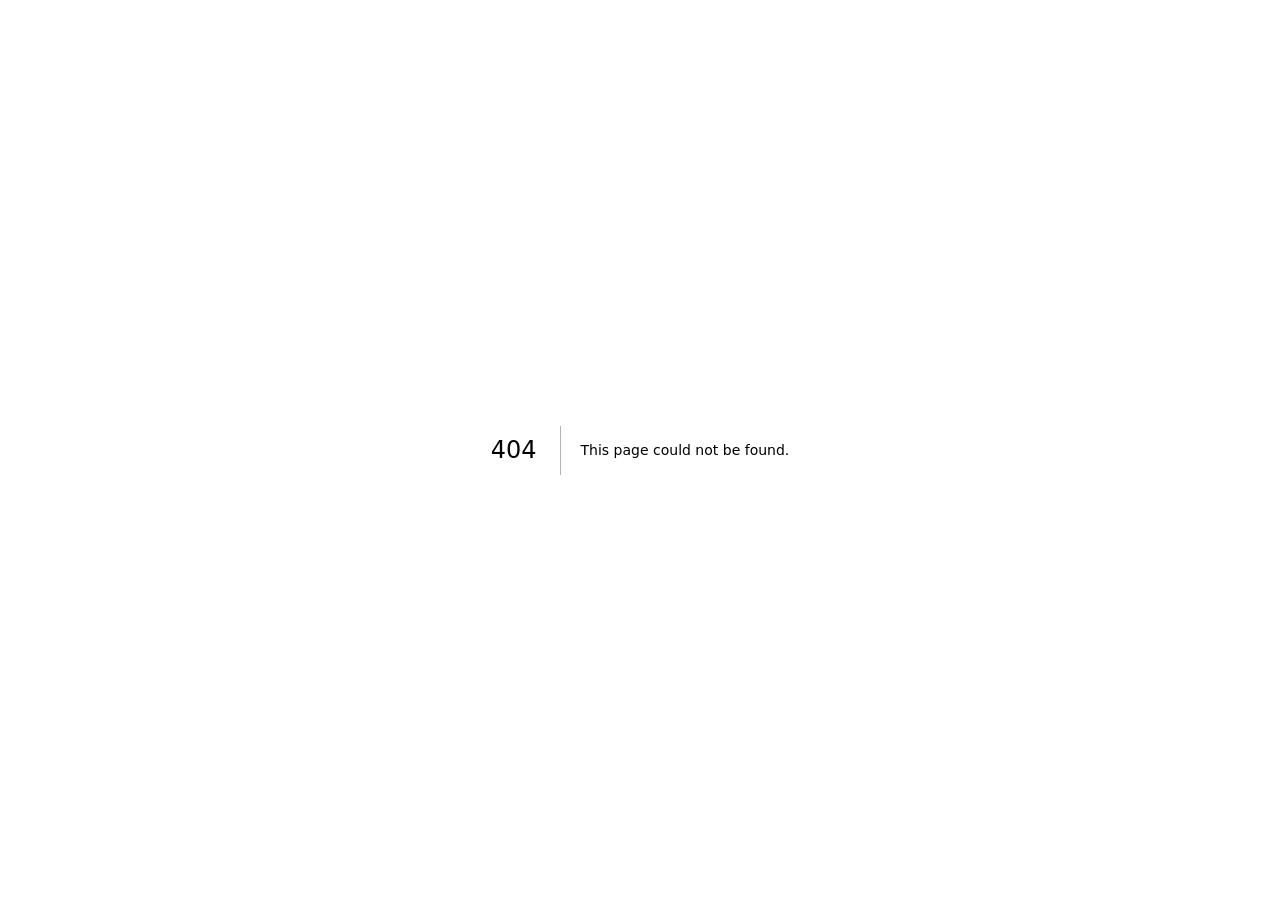
<file: 404/index.html>
<!DOCTYPE html><!--akBiPuT6sWyYoApxUk1OT--><html lang="en" class="dark"><head><meta charSet="utf-8"/><meta name="viewport" content="width=device-width, initial-scale=1"/><link rel="stylesheet" href="/_next/static/css/418754096441c83a.css" data-precedence="next"/><link rel="preload" as="script" fetchPriority="low" href="/_next/static/chunks/webpack-4a462cecab786e93.js"/><script src="/_next/static/chunks/4bd1b696-c023c6e3521b1417.js" async=""></script><script src="/_next/static/chunks/255-dda36e826969d334.js" async=""></script><script src="/_next/static/chunks/main-app-24532691cc95aad6.js" async=""></script><meta name="robots" content="noindex"/><title>404: This page could not be found.</title><title>Kage — Your shadow, in the machine.</title><meta name="description" content="A personal AI that lives on your device, runs agents on your terms, and shares nothing with anyone but you."/><meta property="og:title" content="Kage — Your shadow, in the machine."/><meta property="og:description" content="A personal AI that lives on your device, runs agents on your terms, and shares nothing with anyone but you."/><meta property="og:url" content="https://kage.ai/"/><meta property="og:type" content="website"/><meta name="twitter:card" content="summary"/><meta name="twitter:title" content="Kage — Your shadow, in the machine."/><meta name="twitter:description" content="A personal AI that lives on your device, runs agents on your terms, and shares nothing with anyone but you."/><link href="https://fonts.googleapis.com/css2?family=Instrument+Serif:ital@0;1&amp;family=Inter:wght@300;400;500;600;700&amp;family=JetBrains+Mono:wght@400;500&amp;display=swap" rel="stylesheet"/><script src="/_next/static/chunks/polyfills-42372ed130431b0a.js" noModule=""></script></head><body class="antialiased"><div hidden=""><!--$--><!--/$--></div><div style="font-family:system-ui,&quot;Segoe UI&quot;,Roboto,Helvetica,Arial,sans-serif,&quot;Apple Color Emoji&quot;,&quot;Segoe UI Emoji&quot;;height:100vh;text-align:center;display:flex;flex-direction:column;align-items:center;justify-content:center"><div><style>body{color:#000;background:#fff;margin:0}.next-error-h1{border-right:1px solid rgba(0,0,0,.3)}@media (prefers-color-scheme:dark){body{color:#fff;background:#000}.next-error-h1{border-right:1px solid rgba(255,255,255,.3)}}</style><h1 class="next-error-h1" style="display:inline-block;margin:0 20px 0 0;padding:0 23px 0 0;font-size:24px;font-weight:500;vertical-align:top;line-height:49px">404</h1><div style="display:inline-block"><h2 style="font-size:14px;font-weight:400;line-height:49px;margin:0">This page could not be found.</h2></div></div></div><!--$--><!--/$--><script src="/_next/static/chunks/webpack-4a462cecab786e93.js" id="_R_" async=""></script><script>(self.__next_f=self.__next_f||[]).push([0])</script><script>self.__next_f.push([1,"1:\"$Sreact.fragment\"\n2:I[9766,[],\"\"]\n3:I[8924,[],\"\"]\n4:I[4431,[],\"OutletBoundary\"]\n6:I[5278,[],\"AsyncMetadataOutlet\"]\n8:I[4431,[],\"ViewportBoundary\"]\na:I[4431,[],\"MetadataBoundary\"]\nb:\"$Sreact.suspense\"\nd:I[7150,[],\"\"]\n:HL[\"/_next/static/css/418754096441c83a.css\",\"style\"]\n"])</script><script>self.__next_f.push([1,"0:{\"P\":null,\"b\":\"akBiPuT6sWyYoApxUk1OT\",\"p\":\"\",\"c\":[\"\",\"_not-found\",\"\"],\"i\":false,\"f\":[[[\"\",{\"children\":[\"/_not-found\",{\"children\":[\"__PAGE__\",{}]}]},\"$undefined\",\"$undefined\",true],[\"\",[\"$\",\"$1\",\"c\",{\"children\":[[[\"$\",\"link\",\"0\",{\"rel\":\"stylesheet\",\"href\":\"/_next/static/css/418754096441c83a.css\",\"precedence\":\"next\",\"crossOrigin\":\"$undefined\",\"nonce\":\"$undefined\"}]],[\"$\",\"html\",null,{\"lang\":\"en\",\"className\":\"dark\",\"children\":[[\"$\",\"head\",null,{\"children\":[\"$\",\"link\",null,{\"href\":\"https://fonts.googleapis.com/css2?family=Instrument+Serif:ital@0;1\u0026family=Inter:wght@300;400;500;600;700\u0026family=JetBrains+Mono:wght@400;500\u0026display=swap\",\"rel\":\"stylesheet\"}]}],[\"$\",\"body\",null,{\"className\":\"antialiased\",\"children\":[\"$\",\"$L2\",null,{\"parallelRouterKey\":\"children\",\"error\":\"$undefined\",\"errorStyles\":\"$undefined\",\"errorScripts\":\"$undefined\",\"template\":[\"$\",\"$L3\",null,{}],\"templateStyles\":\"$undefined\",\"templateScripts\":\"$undefined\",\"notFound\":\"$undefined\",\"forbidden\":\"$undefined\",\"unauthorized\":\"$undefined\"}]}]]}]]}],{\"children\":[\"/_not-found\",[\"$\",\"$1\",\"c\",{\"children\":[null,[\"$\",\"$L2\",null,{\"parallelRouterKey\":\"children\",\"error\":\"$undefined\",\"errorStyles\":\"$undefined\",\"errorScripts\":\"$undefined\",\"template\":[\"$\",\"$L3\",null,{}],\"templateStyles\":\"$undefined\",\"templateScripts\":\"$undefined\",\"notFound\":\"$undefined\",\"forbidden\":\"$undefined\",\"unauthorized\":\"$undefined\"}]]}],{\"children\":[\"__PAGE__\",[\"$\",\"$1\",\"c\",{\"children\":[[[\"$\",\"title\",null,{\"children\":\"404: This page could not be found.\"}],[\"$\",\"div\",null,{\"style\":{\"fontFamily\":\"system-ui,\\\"Segoe UI\\\",Roboto,Helvetica,Arial,sans-serif,\\\"Apple Color Emoji\\\",\\\"Segoe UI Emoji\\\"\",\"height\":\"100vh\",\"textAlign\":\"center\",\"display\":\"flex\",\"flexDirection\":\"column\",\"alignItems\":\"center\",\"justifyContent\":\"center\"},\"children\":[\"$\",\"div\",null,{\"children\":[[\"$\",\"style\",null,{\"dangerouslySetInnerHTML\":{\"__html\":\"body{color:#000;background:#fff;margin:0}.next-error-h1{border-right:1px solid rgba(0,0,0,.3)}@media (prefers-color-scheme:dark){body{color:#fff;background:#000}.next-error-h1{border-right:1px solid rgba(255,255,255,.3)}}\"}}],[\"$\",\"h1\",null,{\"className\":\"next-error-h1\",\"style\":{\"display\":\"inline-block\",\"margin\":\"0 20px 0 0\",\"padding\":\"0 23px 0 0\",\"fontSize\":24,\"fontWeight\":500,\"verticalAlign\":\"top\",\"lineHeight\":\"49px\"},\"children\":404}],[\"$\",\"div\",null,{\"style\":{\"display\":\"inline-block\"},\"children\":[\"$\",\"h2\",null,{\"style\":{\"fontSize\":14,\"fontWeight\":400,\"lineHeight\":\"49px\",\"margin\":0},\"children\":\"This page could not be found.\"}]}]]}]}]],null,[\"$\",\"$L4\",null,{\"children\":[\"$L5\",[\"$\",\"$L6\",null,{\"promise\":\"$@7\"}]]}]]}],{},null,false]},null,false]},null,false],[\"$\",\"$1\",\"h\",{\"children\":[[\"$\",\"meta\",null,{\"name\":\"robots\",\"content\":\"noindex\"}],[[\"$\",\"$L8\",null,{\"children\":\"$L9\"}],null],[\"$\",\"$La\",null,{\"children\":[\"$\",\"div\",null,{\"hidden\":true,\"children\":[\"$\",\"$b\",null,{\"fallback\":null,\"children\":\"$Lc\"}]}]}]]}],false]],\"m\":\"$undefined\",\"G\":[\"$d\",[]],\"s\":false,\"S\":true}\n"])</script><script>self.__next_f.push([1,"9:[[\"$\",\"meta\",\"0\",{\"charSet\":\"utf-8\"}],[\"$\",\"meta\",\"1\",{\"name\":\"viewport\",\"content\":\"width=device-width, initial-scale=1\"}]]\n5:null\n"])</script><script>self.__next_f.push([1,"7:{\"metadata\":[[\"$\",\"title\",\"0\",{\"children\":\"Kage — Your shadow, in the machine.\"}],[\"$\",\"meta\",\"1\",{\"name\":\"description\",\"content\":\"A personal AI that lives on your device, runs agents on your terms, and shares nothing with anyone but you.\"}],[\"$\",\"meta\",\"2\",{\"property\":\"og:title\",\"content\":\"Kage — Your shadow, in the machine.\"}],[\"$\",\"meta\",\"3\",{\"property\":\"og:description\",\"content\":\"A personal AI that lives on your device, runs agents on your terms, and shares nothing with anyone but you.\"}],[\"$\",\"meta\",\"4\",{\"property\":\"og:url\",\"content\":\"https://kage.ai/\"}],[\"$\",\"meta\",\"5\",{\"property\":\"og:type\",\"content\":\"website\"}],[\"$\",\"meta\",\"6\",{\"name\":\"twitter:card\",\"content\":\"summary\"}],[\"$\",\"meta\",\"7\",{\"name\":\"twitter:title\",\"content\":\"Kage — Your shadow, in the machine.\"}],[\"$\",\"meta\",\"8\",{\"name\":\"twitter:description\",\"content\":\"A personal AI that lives on your device, runs agents on your terms, and shares nothing with anyone but you.\"}]],\"error\":null,\"digest\":\"$undefined\"}\n"])</script><script>self.__next_f.push([1,"c:\"$7:metadata\"\n"])</script></body></html>
</file>
<file: _next/static/css/418754096441c83a.css>
/*! tailwindcss v4.2.2 | MIT License | https://tailwindcss.com */@layer properties{@supports (((-webkit-hyphens:none)) and (not (margin-trim:inline))) or ((-moz-orient:inline) and (not (color:rgb(from red r g b)))){*,::backdrop,:after,:before{--tw-translate-x:0;--tw-translate-y:0;--tw-translate-z:0;--tw-rotate-x:initial;--tw-rotate-y:initial;--tw-rotate-z:initial;--tw-skew-x:initial;--tw-skew-y:initial;--tw-space-y-reverse:0;--tw-space-x-reverse:0;--tw-border-style:solid;--tw-gradient-position:initial;--tw-gradient-from:#0000;--tw-gradient-via:#0000;--tw-gradient-to:#0000;--tw-gradient-stops:initial;--tw-gradient-via-stops:initial;--tw-gradient-from-position:0%;--tw-gradient-via-position:50%;--tw-gradient-to-position:100%;--tw-leading:initial;--tw-font-weight:initial;--tw-tracking:initial;--tw-ordinal:initial;--tw-slashed-zero:initial;--tw-numeric-figure:initial;--tw-numeric-spacing:initial;--tw-numeric-fraction:initial;--tw-shadow:0 0 #0000;--tw-shadow-color:initial;--tw-shadow-alpha:100%;--tw-inset-shadow:0 0 #0000;--tw-inset-shadow-color:initial;--tw-inset-shadow-alpha:100%;--tw-ring-color:initial;--tw-ring-shadow:0 0 #0000;--tw-inset-ring-color:initial;--tw-inset-ring-shadow:0 0 #0000;--tw-ring-inset:initial;--tw-ring-offset-width:0px;--tw-ring-offset-color:#fff;--tw-ring-offset-shadow:0 0 #0000;--tw-outline-style:solid;--tw-blur:initial;--tw-brightness:initial;--tw-contrast:initial;--tw-grayscale:initial;--tw-hue-rotate:initial;--tw-invert:initial;--tw-opacity:initial;--tw-saturate:initial;--tw-sepia:initial;--tw-drop-shadow:initial;--tw-drop-shadow-color:initial;--tw-drop-shadow-alpha:100%;--tw-drop-shadow-size:initial;--tw-backdrop-blur:initial;--tw-backdrop-brightness:initial;--tw-backdrop-contrast:initial;--tw-backdrop-grayscale:initial;--tw-backdrop-hue-rotate:initial;--tw-backdrop-invert:initial;--tw-backdrop-opacity:initial;--tw-backdrop-saturate:initial;--tw-backdrop-sepia:initial}}}@layer theme{:host,:root{--font-sans:"Inter",-apple-system,system-ui,sans-serif;--font-mono:"JetBrains Mono","Fira Code",monospace;--color-red-300:oklch(80.8% .114 19.571);--color-red-500:oklch(63.7% .237 25.331);--color-red-900:oklch(39.6% .141 25.723);--color-amber-300:oklch(87.9% .169 91.605);--color-amber-400:oklch(82.8% .189 84.429);--color-amber-500:oklch(76.9% .188 70.08);--color-amber-700:oklch(55.5% .163 48.998);--color-amber-900:oklch(41.4% .112 45.904);--color-amber-950:oklch(27.9% .077 45.635);--color-emerald-300:oklch(84.5% .143 164.978);--color-emerald-500:oklch(69.6% .17 162.48);--color-emerald-900:oklch(37.8% .077 168.94);--color-blue-300:oklch(80.9% .105 251.813);--color-blue-900:oklch(37.9% .146 265.522);--color-black:#000;--color-white:#fff;--spacing:.25rem;--container-xs:20rem;--container-md:28rem;--container-lg:32rem;--container-xl:36rem;--container-2xl:42rem;--container-3xl:48rem;--container-4xl:56rem;--container-5xl:64rem;--container-6xl:72rem;--text-xs:.75rem;--text-xs--line-height:calc(1 / .75);--text-sm:.875rem;--text-sm--line-height:calc(1.25 / .875);--text-base:1rem;--text-base--line-height:calc(1.5 / 1);--text-lg:1.125rem;--text-lg--line-height:calc(1.75 / 1.125);--text-xl:1.25rem;--text-xl--line-height:calc(1.75 / 1.25);--text-2xl:1.5rem;--text-2xl--line-height:calc(2 / 1.5);--text-3xl:1.875rem;--text-3xl--line-height:calc(2.25 / 1.875);--text-4xl:2.25rem;--text-4xl--line-height:calc(2.5 / 2.25);--text-5xl:3rem;--text-5xl--line-height:1;--text-6xl:3.75rem;--text-6xl--line-height:1;--font-weight-normal:400;--font-weight-medium:500;--font-weight-semibold:600;--font-weight-bold:700;--tracking-tight:-.025em;--tracking-wider:.05em;--leading-tight:1.25;--leading-relaxed:1.625;--radius-sm:.25rem;--radius-md:.375rem;--radius-lg:.5rem;--radius-xl:.75rem;--radius-2xl:1rem;--blur-xl:24px;--default-transition-duration:.15s;--default-transition-timing-function:cubic-bezier(.4,0,.2,1);--default-font-family:var(--font-sans);--default-mono-font-family:var(--font-mono);--font-display:"Instrument Serif",Georgia,serif}}@layer base{*,::backdrop,:after,:before{box-sizing:border-box;border:0 solid;margin:0;padding:0}::file-selector-button{box-sizing:border-box;border:0 solid;margin:0;padding:0}:host,html{-webkit-text-size-adjust:100%;tab-size:4;line-height:1.5;font-family:var(--default-font-family,ui-sans-serif,system-ui,sans-serif,"Apple Color Emoji","Segoe UI Emoji","Segoe UI Symbol","Noto Color Emoji");font-feature-settings:var(--default-font-feature-settings,normal);font-variation-settings:var(--default-font-variation-settings,normal);-webkit-tap-highlight-color:transparent}hr{height:0;color:inherit;border-top-width:1px}abbr:where([title]){-webkit-text-decoration:underline dotted;text-decoration:underline dotted}h1,h2,h3,h4,h5,h6{font-size:inherit;font-weight:inherit}a{color:inherit;-webkit-text-decoration:inherit;text-decoration:inherit}b,strong{font-weight:bolder}code,kbd,pre,samp{font-family:var(--default-mono-font-family,ui-monospace,SFMono-Regular,Menlo,Monaco,Consolas,"Liberation Mono","Courier New",monospace);font-feature-settings:var(--default-mono-font-feature-settings,normal);font-variation-settings:var(--default-mono-font-variation-settings,normal);font-size:1em}small{font-size:80%}sub,sup{vertical-align:baseline;font-size:75%;line-height:0;position:relative}sub{bottom:-.25em}sup{top:-.5em}table{text-indent:0;border-color:inherit;border-collapse:collapse}:-moz-focusring{outline:auto}progress{vertical-align:baseline}summary{display:list-item}menu,ol,ul{list-style:none}audio,canvas,embed,iframe,img,object,svg,video{vertical-align:middle;display:block}img,video{max-width:100%;height:auto}button,input,optgroup,select,textarea{font:inherit;font-feature-settings:inherit;font-variation-settings:inherit;letter-spacing:inherit;color:inherit;opacity:1;background-color:#0000;border-radius:0}::file-selector-button{font:inherit;font-feature-settings:inherit;font-variation-settings:inherit;letter-spacing:inherit;color:inherit;opacity:1;background-color:#0000;border-radius:0}:where(select:is([multiple],[size])) optgroup{font-weight:bolder}:where(select:is([multiple],[size])) optgroup option{padding-inline-start:20px}::file-selector-button{margin-inline-end:4px}::placeholder{opacity:1}@supports (not ((-webkit-appearance:-apple-pay-button))) or (contain-intrinsic-size:1px){::placeholder{color:currentColor}@supports (color:color-mix(in lab,red,red)){::placeholder{color:color-mix(in oklab,currentcolor 50%,transparent)}}}textarea{resize:vertical}::-webkit-search-decoration{-webkit-appearance:none}::-webkit-date-and-time-value{min-height:1lh;text-align:inherit}::-webkit-datetime-edit{display:inline-flex}::-webkit-datetime-edit-fields-wrapper{padding:0}::-webkit-datetime-edit,::-webkit-datetime-edit-year-field{padding-block:0}::-webkit-datetime-edit-day-field,::-webkit-datetime-edit-month-field{padding-block:0}::-webkit-datetime-edit-hour-field,::-webkit-datetime-edit-minute-field{padding-block:0}::-webkit-datetime-edit-millisecond-field,::-webkit-datetime-edit-second-field{padding-block:0}::-webkit-datetime-edit-meridiem-field{padding-block:0}::-webkit-calendar-picker-indicator{line-height:1}:-moz-ui-invalid{box-shadow:none}button,input:where([type=button],[type=reset],[type=submit]){appearance:button}::file-selector-button{appearance:button}::-webkit-inner-spin-button,::-webkit-outer-spin-button{height:auto}[hidden]:where(:not([hidden=until-found])){display:none!important}}@layer components;@layer utilities{.pointer-events-none{pointer-events:none}.collapse{visibility:collapse}.visible{visibility:visible}.sr-only{clip-path:inset(50%);white-space:nowrap;border-width:0;width:1px;height:1px;margin:-1px;padding:0;overflow:hidden}.absolute,.sr-only{position:absolute}.fixed{position:fixed}.relative{position:relative}.static{position:static}.inset-0{inset:calc(var(--spacing) * 0)}.inset-y-8{inset-block:calc(var(--spacing) * 8)}.start{inset-inline-start:var(--spacing)}.end{inset-inline-end:var(--spacing)}.top-0{top:calc(var(--spacing) * 0)}.top-1\/2{top:50%}.top-3{top:calc(var(--spacing) * 3)}.top-10{top:calc(var(--spacing) * 10)}.top-20{top:calc(var(--spacing) * 20)}.right-0{right:calc(var(--spacing) * 0)}.right-\[8\%\]{right:8%}.right-\[20\%\]{right:20%}.bottom-0{bottom:calc(var(--spacing) * 0)}.bottom-10{bottom:calc(var(--spacing) * 10)}.left-0{left:calc(var(--spacing) * 0)}.left-1\/2{left:50%}.left-\[8\%\]{left:8%}.z-10{z-index:10}.z-50{z-index:50}.order-1{order:1}.col-span-2{grid-column:span 2/span 2}.col-span-4{grid-column:span 4/span 4}.col-span-8{grid-column:span 8/span 8}.col-span-10{grid-column:span 10/span 10}.container{width:100%}@media (min-width:40rem){.container{max-width:40rem}}@media (min-width:48rem){.container{max-width:48rem}}@media (min-width:64rem){.container{max-width:64rem}}@media (min-width:80rem){.container{max-width:80rem}}@media (min-width:96rem){.container{max-width:96rem}}.mx-auto{margin-inline:auto}.mt-1{margin-top:calc(var(--spacing) * 1)}.mt-1\.5{margin-top:calc(var(--spacing) * 1.5)}.mt-2{margin-top:calc(var(--spacing) * 2)}.mt-3{margin-top:calc(var(--spacing) * 3)}.mt-4{margin-top:calc(var(--spacing) * 4)}.mt-5{margin-top:calc(var(--spacing) * 5)}.mt-6{margin-top:calc(var(--spacing) * 6)}.mt-7{margin-top:calc(var(--spacing) * 7)}.mt-8{margin-top:calc(var(--spacing) * 8)}.mt-10{margin-top:calc(var(--spacing) * 10)}.mt-12{margin-top:calc(var(--spacing) * 12)}.mt-14{margin-top:calc(var(--spacing) * 14)}.mt-20{margin-top:calc(var(--spacing) * 20)}.mt-\[2px\]{margin-top:2px}.mt-\[3px\]{margin-top:3px}.mt-\[7px\]{margin-top:7px}.-mb-px{margin-bottom:-1px}.mb-1{margin-bottom:calc(var(--spacing) * 1)}.mb-2{margin-bottom:calc(var(--spacing) * 2)}.mb-3{margin-bottom:calc(var(--spacing) * 3)}.mb-4{margin-bottom:calc(var(--spacing) * 4)}.mb-5{margin-bottom:calc(var(--spacing) * 5)}.mb-6{margin-bottom:calc(var(--spacing) * 6)}.mb-7{margin-bottom:calc(var(--spacing) * 7)}.mb-10{margin-bottom:calc(var(--spacing) * 10)}.mb-14{margin-bottom:calc(var(--spacing) * 14)}.mb-16{margin-bottom:calc(var(--spacing) * 16)}.mb-20{margin-bottom:calc(var(--spacing) * 20)}.ml-1{margin-left:calc(var(--spacing) * 1)}.block{display:block}.contents{display:contents}.flex{display:flex}.grid{display:grid}.hidden{display:none}.inline-flex{display:inline-flex}.table{display:table}.h-1{height:calc(var(--spacing) * 1)}.h-3\.5{height:calc(var(--spacing) * 3.5)}.h-4{height:calc(var(--spacing) * 4)}.h-7{height:calc(var(--spacing) * 7)}.h-8{height:calc(var(--spacing) * 8)}.h-9{height:calc(var(--spacing) * 9)}.h-10{height:calc(var(--spacing) * 10)}.h-16{height:calc(var(--spacing) * 16)}.h-80{height:calc(var(--spacing) * 80)}.h-\[260px\]{height:260px}.h-\[400px\]{height:400px}.h-\[500px\]{height:500px}.h-\[calc\(100vh-120px\)\]{height:calc(100vh - 120px)}.h-full{height:100%}.h-px{height:1px}.min-h-\[280px\]{min-height:280px}.min-h-screen{min-height:100vh}.w-1{width:calc(var(--spacing) * 1)}.w-3{width:calc(var(--spacing) * 3)}.w-3\.5{width:calc(var(--spacing) * 3.5)}.w-4{width:calc(var(--spacing) * 4)}.w-7{width:calc(var(--spacing) * 7)}.w-8{width:calc(var(--spacing) * 8)}.w-9{width:calc(var(--spacing) * 9)}.w-10{width:calc(var(--spacing) * 10)}.w-12{width:calc(var(--spacing) * 12)}.w-16{width:calc(var(--spacing) * 16)}.w-56{width:calc(var(--spacing) * 56)}.w-72{width:calc(var(--spacing) * 72)}.w-\[24\%\]{width:24%}.w-\[28\%\]{width:28%}.w-\[32\%\]{width:32%}.w-\[260px\]{width:260px}.w-\[400px\]{width:400px}.w-\[500px\]{width:500px}.w-\[800px\]{width:800px}.w-full{width:100%}.w-px{width:1px}.max-w-2xl{max-width:var(--container-2xl)}.max-w-3xl{max-width:var(--container-3xl)}.max-w-4xl{max-width:var(--container-4xl)}.max-w-5xl{max-width:var(--container-5xl)}.max-w-6xl{max-width:var(--container-6xl)}.max-w-\[32ch\]{max-width:32ch}.max-w-\[720px\]{max-width:720px}.max-w-lg{max-width:var(--container-lg)}.max-w-md{max-width:var(--container-md)}.max-w-xl{max-width:var(--container-xl)}.max-w-xs{max-width:var(--container-xs)}.flex-1{flex:1}.shrink-0{flex-shrink:0}.grow{flex-grow:1}.-translate-x-1\/2{--tw-translate-x:calc(calc(1 / 2 * 100%) * -1)}.-translate-x-1\/2,.-translate-y-1\/2{translate:var(--tw-translate-x) var(--tw-translate-y)}.-translate-y-1\/2{--tw-translate-y:calc(calc(1 / 2 * 100%) * -1)}.transform{transform:var(--tw-rotate-x,) var(--tw-rotate-y,) var(--tw-rotate-z,) var(--tw-skew-x,) var(--tw-skew-y,)}.cursor-pointer{cursor:pointer}.resize-none{resize:none}.list-decimal{list-style-type:decimal}.list-disc{list-style-type:disc}.list-none{list-style-type:none}.grid-cols-2{grid-template-columns:repeat(2,minmax(0,1fr))}.grid-cols-3{grid-template-columns:repeat(3,minmax(0,1fr))}.grid-cols-12{grid-template-columns:repeat(12,minmax(0,1fr))}.flex-col{flex-direction:column}.flex-wrap{flex-wrap:wrap}.place-items-center{place-items:center}.items-baseline{align-items:baseline}.items-center{align-items:center}.items-end{align-items:flex-end}.items-start{align-items:flex-start}.justify-between{justify-content:space-between}.justify-center{justify-content:center}.justify-end{justify-content:flex-end}.justify-start{justify-content:flex-start}.gap-1{gap:calc(var(--spacing) * 1)}.gap-2{gap:calc(var(--spacing) * 2)}.gap-3{gap:calc(var(--spacing) * 3)}.gap-4{gap:calc(var(--spacing) * 4)}.gap-5{gap:calc(var(--spacing) * 5)}.gap-6{gap:calc(var(--spacing) * 6)}.gap-8{gap:calc(var(--spacing) * 8)}.gap-10{gap:calc(var(--spacing) * 10)}.gap-16{gap:calc(var(--spacing) * 16)}.gap-px{gap:1px}:where(.space-y-0>:not(:last-child)){--tw-space-y-reverse:0;margin-block-start:calc(calc(var(--spacing) * 0) * var(--tw-space-y-reverse));margin-block-end:calc(calc(var(--spacing) * 0) * calc(1 - var(--tw-space-y-reverse)))}:where(.space-y-1>:not(:last-child)){--tw-space-y-reverse:0;margin-block-start:calc(calc(var(--spacing) * 1) * var(--tw-space-y-reverse));margin-block-end:calc(calc(var(--spacing) * 1) * calc(1 - var(--tw-space-y-reverse)))}:where(.space-y-2>:not(:last-child)){--tw-space-y-reverse:0;margin-block-start:calc(calc(var(--spacing) * 2) * var(--tw-space-y-reverse));margin-block-end:calc(calc(var(--spacing) * 2) * calc(1 - var(--tw-space-y-reverse)))}:where(.space-y-2\.5>:not(:last-child)){--tw-space-y-reverse:0;margin-block-start:calc(calc(var(--spacing) * 2.5) * var(--tw-space-y-reverse));margin-block-end:calc(calc(var(--spacing) * 2.5) * calc(1 - var(--tw-space-y-reverse)))}:where(.space-y-3>:not(:last-child)){--tw-space-y-reverse:0;margin-block-start:calc(calc(var(--spacing) * 3) * var(--tw-space-y-reverse));margin-block-end:calc(calc(var(--spacing) * 3) * calc(1 - var(--tw-space-y-reverse)))}:where(.space-y-4>:not(:last-child)){--tw-space-y-reverse:0;margin-block-start:calc(calc(var(--spacing) * 4) * var(--tw-space-y-reverse));margin-block-end:calc(calc(var(--spacing) * 4) * calc(1 - var(--tw-space-y-reverse)))}:where(.space-y-5>:not(:last-child)){--tw-space-y-reverse:0;margin-block-start:calc(calc(var(--spacing) * 5) * var(--tw-space-y-reverse));margin-block-end:calc(calc(var(--spacing) * 5) * calc(1 - var(--tw-space-y-reverse)))}:where(.space-y-6>:not(:last-child)){--tw-space-y-reverse:0;margin-block-start:calc(calc(var(--spacing) * 6) * var(--tw-space-y-reverse));margin-block-end:calc(calc(var(--spacing) * 6) * calc(1 - var(--tw-space-y-reverse)))}:where(.space-x-2>:not(:last-child)){--tw-space-x-reverse:0;margin-inline-start:calc(calc(var(--spacing) * 2) * var(--tw-space-x-reverse));margin-inline-end:calc(calc(var(--spacing) * 2) * calc(1 - var(--tw-space-x-reverse)))}.truncate{text-overflow:ellipsis;white-space:nowrap}.overflow-hidden,.truncate{overflow:hidden}.overflow-x-auto{overflow-x:auto}.overflow-y-auto{overflow-y:auto}.rounded{border-radius:.25rem}.rounded-2xl{border-radius:var(--radius-2xl)}.rounded-full{border-radius:3.40282e+38px}.rounded-lg{border-radius:var(--radius-lg)}.rounded-md{border-radius:var(--radius-md)}.rounded-sm{border-radius:var(--radius-sm)}.rounded-xl{border-radius:var(--radius-xl)}.border{border-style:var(--tw-border-style);border-width:1px}.border-t{border-top-style:var(--tw-border-style);border-top-width:1px}.border-b{border-bottom-style:var(--tw-border-style);border-bottom-width:1px}.border-b-2{border-bottom-style:var(--tw-border-style);border-bottom-width:2px}.border-l-2{border-left-style:var(--tw-border-style);border-left-width:2px}.border-dashed{--tw-border-style:dashed;border-style:dashed}.border-\[\#1c1c20\]{border-color:#1c1c20}.border-\[\#1d1d23\]{border-color:#1d1d23}.border-\[\#2a2a30\]{border-color:#2a2a30}.border-\[\#2a2a32\]{border-color:#2a2a32}.border-\[\#26262c\]{border-color:#26262c}.border-\[\#c8302e\]{border-color:#c8302e}.border-\[\#c8302e\]\/25{border-color:oklab(54.9148% .169014 .08474/.25)}.border-\[\#f5f0e6\]\/\[0\.04\]{border-color:oklab(95.6283% .00135246 .0142632/.04)}.border-\[\#f5f0e6\]\/\[0\.05\]{border-color:oklab(95.6283% .00135246 .0142632/.05)}.border-\[\#f5f0e6\]\/\[0\.06\]{border-color:oklab(95.6283% .00135246 .0142632/.06)}.border-\[\#f5f0e6\]\/\[0\.08\]{border-color:oklab(95.6283% .00135246 .0142632/.08)}.border-\[color\:var\(--accent\)\]{border-color:var(--accent)}.border-\[color\:var\(--line\)\]{border-color:var(--line)}.border-amber-700\/40{border-color:#b7500066}@supports (color:color-mix(in lab,red,red)){.border-amber-700\/40{border-color:color-mix(in oklab,var(--color-amber-700) 40%,transparent)}}.border-red-500\/40{border-color:#fb2c3666}@supports (color:color-mix(in lab,red,red)){.border-red-500\/40{border-color:color-mix(in oklab,var(--color-red-500) 40%,transparent)}}.border-transparent{border-color:#0000}.\!bg-\[\#0e2a16\]{background-color:#0e2a16!important}.\!bg-\[\#3a1a1a\]{background-color:#3a1a1a!important}.\!bg-\[color\:var\(--accent\)\]{background-color:var(--accent)!important}.bg-\[\#0a0a0c\]{background-color:#0a0a0c}.bg-\[\#0c0b10\]{background-color:#0c0b10}.bg-\[\#0d0d10\]{background-color:#0d0d10}.bg-\[\#0e0e12\]{background-color:#0e0e12}.bg-\[\#1c1c20\]{background-color:#1c1c20}.bg-\[\#4a4540\]{background-color:#4a4540}.bg-\[\#05050a\]{background-color:#05050a}.bg-\[\#05050a\]\/75{background-color:oklab(11.8398% .00333805 -.0132749/.75)}.bg-\[\#17171b\]{background-color:#17171b}.bg-\[\#26262c\]{background-color:#26262c}.bg-\[\#c8302e\]{background-color:#c8302e}.bg-\[\#c8302e\]\/\[0\.03\]{background-color:oklab(54.9148% .169014 .08474/.03)}.bg-\[\#c8302e\]\/\[0\.04\]{background-color:oklab(54.9148% .169014 .08474/.04)}.bg-\[\#c8302e\]\/\[0\.05\]{background-color:oklab(54.9148% .169014 .08474/.05)}.bg-\[\#c8302e\]\/\[0\.025\]{background-color:oklab(54.9148% .169014 .08474/.025)}.bg-\[\#d4a24c\]\/50{background-color:oklab(74.2514% .023339 .11642/.5)}.bg-\[\#d4a24c\]\/\[0\.02\]{background-color:oklab(74.2514% .023339 .11642/.02)}.bg-\[\#d4a24c\]\/\[0\.025\]{background-color:oklab(74.2514% .023339 .11642/.025)}.bg-\[\#f5f0e6\]\/10{background-color:oklab(95.6283% .00135246 .0142632/.1)}.bg-\[\#f5f0e6\]\/\[0\.05\]{background-color:oklab(95.6283% .00135246 .0142632/.05)}.bg-\[\#f5f0e6\]\/\[0\.08\]{background-color:oklab(95.6283% .00135246 .0142632/.08)}.bg-\[color\:var\(--accent\)\],.bg-\[color\:var\(--accent\)\]\/10{background-color:var(--accent)}@supports (color:color-mix(in lab,red,red)){.bg-\[color\:var\(--accent\)\]\/10{background-color:color-mix(in oklab,var(--accent) 10%,transparent)}}.bg-\[color\:var\(--accent-soft\)\]{background-color:var(--accent-soft)}.bg-\[color\:var\(--bg\)\]{background-color:var(--bg)}.bg-amber-500{background-color:var(--color-amber-500)}.bg-amber-900\/40{background-color:#7b330666}@supports (color:color-mix(in lab,red,red)){.bg-amber-900\/40{background-color:color-mix(in oklab,var(--color-amber-900) 40%,transparent)}}.bg-amber-950\/30{background-color:#4619014d}@supports (color:color-mix(in lab,red,red)){.bg-amber-950\/30{background-color:color-mix(in oklab,var(--color-amber-950) 30%,transparent)}}.bg-black\/20{background-color:#0003}@supports (color:color-mix(in lab,red,red)){.bg-black\/20{background-color:color-mix(in oklab,var(--color-black) 20%,transparent)}}.bg-black\/30{background-color:#0000004d}@supports (color:color-mix(in lab,red,red)){.bg-black\/30{background-color:color-mix(in oklab,var(--color-black) 30%,transparent)}}.bg-black\/70{background-color:#000000b3}@supports (color:color-mix(in lab,red,red)){.bg-black\/70{background-color:color-mix(in oklab,var(--color-black) 70%,transparent)}}.bg-blue-900\/40{background-color:#1c398e66}@supports (color:color-mix(in lab,red,red)){.bg-blue-900\/40{background-color:color-mix(in oklab,var(--color-blue-900) 40%,transparent)}}.bg-emerald-500\/15{background-color:#00bb7f26}@supports (color:color-mix(in lab,red,red)){.bg-emerald-500\/15{background-color:color-mix(in oklab,var(--color-emerald-500) 15%,transparent)}}.bg-emerald-900\/40{background-color:#004e3b66}@supports (color:color-mix(in lab,red,red)){.bg-emerald-900\/40{background-color:color-mix(in oklab,var(--color-emerald-900) 40%,transparent)}}.bg-red-900\/40{background-color:#82181a66}@supports (color:color-mix(in lab,red,red)){.bg-red-900\/40{background-color:color-mix(in oklab,var(--color-red-900) 40%,transparent)}}.bg-white{background-color:var(--color-white)}.bg-white\/5{background-color:#ffffff0d}@supports (color:color-mix(in lab,red,red)){.bg-white\/5{background-color:color-mix(in oklab,var(--color-white) 5%,transparent)}}.bg-white\/10{background-color:#ffffff1a}@supports (color:color-mix(in lab,red,red)){.bg-white\/10{background-color:color-mix(in oklab,var(--color-white) 10%,transparent)}}.bg-gradient-to-b{--tw-gradient-position:to bottom in oklab}.bg-gradient-to-b,.bg-gradient-to-r{background-image:linear-gradient(var(--tw-gradient-stops))}.bg-gradient-to-r{--tw-gradient-position:to right in oklab}.from-transparent{--tw-gradient-from:transparent;--tw-gradient-stops:var(--tw-gradient-via-stops,var(--tw-gradient-position),var(--tw-gradient-from) var(--tw-gradient-from-position),var(--tw-gradient-to) var(--tw-gradient-to-position))}.via-\[\#d4a24c\]\/40{--tw-gradient-via:oklab(74.2514% .023339 .11642/.4);--tw-gradient-via-stops:var(--tw-gradient-position),var(--tw-gradient-from) var(--tw-gradient-from-position),var(--tw-gradient-via) var(--tw-gradient-via-position),var(--tw-gradient-to) var(--tw-gradient-to-position);--tw-gradient-stops:var(--tw-gradient-via-stops)}.to-transparent{--tw-gradient-to:transparent;--tw-gradient-stops:var(--tw-gradient-via-stops,var(--tw-gradient-position),var(--tw-gradient-from) var(--tw-gradient-from-position),var(--tw-gradient-to) var(--tw-gradient-to-position))}.p-1{padding:calc(var(--spacing) * 1)}.p-3{padding:calc(var(--spacing) * 3)}.p-4{padding:calc(var(--spacing) * 4)}.p-5{padding:calc(var(--spacing) * 5)}.p-6{padding:calc(var(--spacing) * 6)}.p-8{padding:calc(var(--spacing) * 8)}.p-10{padding:calc(var(--spacing) * 10)}.px-1{padding-inline:calc(var(--spacing) * 1)}.px-1\.5{padding-inline:calc(var(--spacing) * 1.5)}.px-2{padding-inline:calc(var(--spacing) * 2)}.px-3{padding-inline:calc(var(--spacing) * 3)}.px-4{padding-inline:calc(var(--spacing) * 4)}.px-5{padding-inline:calc(var(--spacing) * 5)}.px-6{padding-inline:calc(var(--spacing) * 6)}.px-7{padding-inline:calc(var(--spacing) * 7)}.px-8{padding-inline:calc(var(--spacing) * 8)}.py-0\.5{padding-block:calc(var(--spacing) * .5)}.py-1{padding-block:calc(var(--spacing) * 1)}.py-1\.5{padding-block:calc(var(--spacing) * 1.5)}.py-2{padding-block:calc(var(--spacing) * 2)}.py-3{padding-block:calc(var(--spacing) * 3)}.py-3\.5{padding-block:calc(var(--spacing) * 3.5)}.py-4{padding-block:calc(var(--spacing) * 4)}.py-5{padding-block:calc(var(--spacing) * 5)}.py-7{padding-block:calc(var(--spacing) * 7)}.py-8{padding-block:calc(var(--spacing) * 8)}.py-10{padding-block:calc(var(--spacing) * 10)}.py-14{padding-block:calc(var(--spacing) * 14)}.py-16{padding-block:calc(var(--spacing) * 16)}.py-20{padding-block:calc(var(--spacing) * 20)}.py-24{padding-block:calc(var(--spacing) * 24)}.py-28{padding-block:calc(var(--spacing) * 28)}.py-32{padding-block:calc(var(--spacing) * 32)}.pt-1{padding-top:calc(var(--spacing) * 1)}.pt-3{padding-top:calc(var(--spacing) * 3)}.pt-5{padding-top:calc(var(--spacing) * 5)}.pt-8{padding-top:calc(var(--spacing) * 8)}.pt-28{padding-top:calc(var(--spacing) * 28)}.pt-40{padding-top:calc(var(--spacing) * 40)}.pb-2{padding-bottom:calc(var(--spacing) * 2)}.pb-3{padding-bottom:calc(var(--spacing) * 3)}.pb-6{padding-bottom:calc(var(--spacing) * 6)}.pb-24{padding-bottom:calc(var(--spacing) * 24)}.pb-32{padding-bottom:calc(var(--spacing) * 32)}.pl-4{padding-left:calc(var(--spacing) * 4)}.pl-5{padding-left:calc(var(--spacing) * 5)}.text-center{text-align:center}.text-left{text-align:left}.text-right{text-align:right}.font-mono{font-family:var(--font-mono)}.text-2xl{font-size:var(--text-2xl);line-height:var(--tw-leading,var(--text-2xl--line-height))}.text-3xl{font-size:var(--text-3xl);line-height:var(--tw-leading,var(--text-3xl--line-height))}.text-4xl{font-size:var(--text-4xl);line-height:var(--tw-leading,var(--text-4xl--line-height))}.text-5xl{font-size:var(--text-5xl);line-height:var(--tw-leading,var(--text-5xl--line-height))}.text-base{font-size:var(--text-base);line-height:var(--tw-leading,var(--text-base--line-height))}.text-lg{font-size:var(--text-lg);line-height:var(--tw-leading,var(--text-lg--line-height))}.text-sm{font-size:var(--text-sm);line-height:var(--tw-leading,var(--text-sm--line-height))}.text-xl{font-size:var(--text-xl);line-height:var(--tw-leading,var(--text-xl--line-height))}.text-xs{font-size:var(--text-xs);line-height:var(--tw-leading,var(--text-xs--line-height))}.text-\[9px\]{font-size:9px}.text-\[10px\]{font-size:10px}.text-\[11px\]{font-size:11px}.text-\[12px\]{font-size:12px}.text-\[13px\]{font-size:13px}.text-\[14px\]{font-size:14px}.text-\[15px\]{font-size:15px}.text-\[17px\]{font-size:17px}.text-\[22px\]{font-size:22px}.text-\[26px\]{font-size:26px}.text-\[28px\]{font-size:28px}.text-\[40px\]{font-size:40px}.text-\[44px\]{font-size:44px}.text-\[56px\]{font-size:56px}.text-\[280px\]{font-size:280px}.text-\[640px\]{font-size:640px}.leading-\[1\.02\]{--tw-leading:1.02;line-height:1.02}.leading-\[1\.2\]{--tw-leading:1.2;line-height:1.2}.leading-\[1\.4\]{--tw-leading:1.4;line-height:1.4}.leading-\[1\.05\]{--tw-leading:1.05;line-height:1.05}.leading-\[1\.6\]{--tw-leading:1.6;line-height:1.6}.leading-\[1\.7\]{--tw-leading:1.7;line-height:1.7}.leading-\[1\.15\]{--tw-leading:1.15;line-height:1.15}.leading-\[1\.55\]{--tw-leading:1.55;line-height:1.55}.leading-\[1\.65\]{--tw-leading:1.65;line-height:1.65}.leading-\[1\.75\]{--tw-leading:1.75;line-height:1.75}.leading-none{--tw-leading:1;line-height:1}.leading-relaxed{--tw-leading:var(--leading-relaxed);line-height:var(--leading-relaxed)}.leading-tight{--tw-leading:var(--leading-tight);line-height:var(--leading-tight)}.font-bold{--tw-font-weight:var(--font-weight-bold);font-weight:var(--font-weight-bold)}.font-medium{--tw-font-weight:var(--font-weight-medium);font-weight:var(--font-weight-medium)}.font-normal{--tw-font-weight:var(--font-weight-normal);font-weight:var(--font-weight-normal)}.font-semibold{--tw-font-weight:var(--font-weight-semibold);font-weight:var(--font-weight-semibold)}.tracking-\[0\.2em\]{--tw-tracking:.2em;letter-spacing:.2em}.tracking-\[0\.3em\]{--tw-tracking:.3em;letter-spacing:.3em}.tracking-\[0\.15em\]{--tw-tracking:.15em;letter-spacing:.15em}.tracking-\[0\.25em\]{--tw-tracking:.25em;letter-spacing:.25em}.tracking-\[0\.35em\]{--tw-tracking:.35em;letter-spacing:.35em}.tracking-tight{--tw-tracking:var(--tracking-tight);letter-spacing:var(--tracking-tight)}.tracking-wider{--tw-tracking:var(--tracking-wider);letter-spacing:var(--tracking-wider)}.break-all{word-break:break-all}.whitespace-pre-wrap{white-space:pre-wrap}.\!text-\[color\:var\(--danger\)\]{color:var(--danger)!important}.\!text-\[color\:var\(--ok\)\]{color:var(--ok)!important}.\!text-white{color:var(--color-white)!important}.text-\[\#8a857a\]{color:#8a857a}.text-\[\#55524c\]{color:#55524c}.text-\[\#94908a\]{color:#94908a}.text-\[\#c8302e\]{color:#c8302e}.text-\[\#c8302e\]\/30{color:oklab(54.9148% .169014 .08474/.3)}.text-\[\#c8302e\]\/80{color:oklab(54.9148% .169014 .08474/.8)}.text-\[\#d4a24c\]{color:#d4a24c}.text-\[\#d4a24c\]\/80{color:oklab(74.2514% .023339 .11642/.8)}.text-\[\#e6dfd1\]{color:#e6dfd1}.text-\[\#e6dfd1\]\/75{color:oklab(90.5363% .00191149 .0201877/.75)}.text-\[\#e6dfd1\]\/80{color:oklab(90.5363% .00191149 .0201877/.8)}.text-\[\#f5f0e6\]{color:#f5f0e6}.text-\[color\:var\(--accent\)\]{color:var(--accent)}.text-\[color\:var\(--danger\)\]{color:var(--danger)}.text-\[color\:var\(--fg\)\]{color:var(--fg)}.text-\[color\:var\(--muted\)\]{color:var(--muted)}.text-amber-300{color:var(--color-amber-300)}.text-amber-400{color:var(--color-amber-400)}.text-black{color:var(--color-black)}.text-blue-300{color:var(--color-blue-300)}.text-emerald-300{color:var(--color-emerald-300)}.text-red-300{color:var(--color-red-300)}.text-white{color:var(--color-white)}.capitalize{text-transform:capitalize}.lowercase{text-transform:lowercase}.uppercase{text-transform:uppercase}.italic{font-style:italic}.ordinal{--tw-ordinal:ordinal}.ordinal,.tabular-nums{font-variant-numeric:var(--tw-ordinal,) var(--tw-slashed-zero,) var(--tw-numeric-figure,) var(--tw-numeric-spacing,) var(--tw-numeric-fraction,)}.tabular-nums{--tw-numeric-spacing:tabular-nums}.underline{text-decoration-line:underline}.antialiased{-webkit-font-smoothing:antialiased;-moz-osx-font-smoothing:grayscale}.accent-\[color\:var\(--accent\)\]{accent-color:var(--accent)}.opacity-50{opacity:.5}.opacity-60{opacity:.6}.shadow{--tw-shadow:0 1px 3px 0 var(--tw-shadow-color,#0000001a),0 1px 2px -1px var(--tw-shadow-color,#0000001a);box-shadow:var(--tw-inset-shadow),var(--tw-inset-ring-shadow),var(--tw-ring-offset-shadow),var(--tw-ring-shadow),var(--tw-shadow)}.outline{outline-style:var(--tw-outline-style);outline-width:1px}.blur-\[100px\]{--tw-blur:blur(100px)}.blur-\[100px\],.blur-\[140px\]{filter:var(--tw-blur,) var(--tw-brightness,) var(--tw-contrast,) var(--tw-grayscale,) var(--tw-hue-rotate,) var(--tw-invert,) var(--tw-saturate,) var(--tw-sepia,) var(--tw-drop-shadow,)}.blur-\[140px\]{--tw-blur:blur(140px)}.blur-\[160px\]{--tw-blur:blur(160px)}.blur-\[160px\],.filter{filter:var(--tw-blur,) var(--tw-brightness,) var(--tw-contrast,) var(--tw-grayscale,) var(--tw-hue-rotate,) var(--tw-invert,) var(--tw-saturate,) var(--tw-sepia,) var(--tw-drop-shadow,)}.backdrop-blur-xl{--tw-backdrop-blur:blur(var(--blur-xl));-webkit-backdrop-filter:var(--tw-backdrop-blur,) var(--tw-backdrop-brightness,) var(--tw-backdrop-contrast,) var(--tw-backdrop-grayscale,) var(--tw-backdrop-hue-rotate,) var(--tw-backdrop-invert,) var(--tw-backdrop-opacity,) var(--tw-backdrop-saturate,) var(--tw-backdrop-sepia,);backdrop-filter:var(--tw-backdrop-blur,) var(--tw-backdrop-brightness,) var(--tw-backdrop-contrast,) var(--tw-backdrop-grayscale,) var(--tw-backdrop-hue-rotate,) var(--tw-backdrop-invert,) var(--tw-backdrop-opacity,) var(--tw-backdrop-saturate,) var(--tw-backdrop-sepia,)}.transition{transition-property:color,background-color,border-color,outline-color,text-decoration-color,fill,stroke,--tw-gradient-from,--tw-gradient-via,--tw-gradient-to,opacity,box-shadow,transform,translate,scale,rotate,filter,-webkit-backdrop-filter,backdrop-filter,display,content-visibility,overlay,pointer-events;transition-timing-function:var(--tw-ease,var(--default-transition-timing-function));transition-duration:var(--tw-duration,var(--default-transition-duration))}.transition-colors{transition-property:color,background-color,border-color,outline-color,text-decoration-color,fill,stroke,--tw-gradient-from,--tw-gradient-via,--tw-gradient-to;transition-timing-function:var(--tw-ease,var(--default-transition-timing-function));transition-duration:var(--tw-duration,var(--default-transition-duration))}.select-none{-webkit-user-select:none;user-select:none}.placeholder\:text-\[\#55524c\]::placeholder{color:#55524c}.last\:border-0:last-child{border-style:var(--tw-border-style);border-width:0}@media (hover:hover){.hover\:border-\[\#3a3a42\]:hover{border-color:#3a3a42}.hover\:border-\[\#c8302e\]\/40:hover{border-color:oklab(54.9148% .169014 .08474/.4)}.hover\:bg-red-500\/10:hover{background-color:#fb2c361a}@supports (color:color-mix(in lab,red,red)){.hover\:bg-red-500\/10:hover{background-color:color-mix(in oklab,var(--color-red-500) 10%,transparent)}}.hover\:bg-white\/5:hover{background-color:#ffffff0d}@supports (color:color-mix(in lab,red,red)){.hover\:bg-white\/5:hover{background-color:color-mix(in oklab,var(--color-white) 5%,transparent)}}.hover\:text-\[\#e6dfd1\]:hover{color:#e6dfd1}.hover\:text-white:hover{color:var(--color-white)}}.focus\:border-\[\#c8302e\]\/50:focus{border-color:oklab(54.9148% .169014 .08474/.5)}.focus\:outline-none:focus{--tw-outline-style:none;outline-style:none}.focus-visible\:ring-2:focus-visible{--tw-ring-shadow:var(--tw-ring-inset,) 0 0 0 calc(2px + var(--tw-ring-offset-width)) var(--tw-ring-color,currentcolor);box-shadow:var(--tw-inset-shadow),var(--tw-inset-ring-shadow),var(--tw-ring-offset-shadow),var(--tw-ring-shadow),var(--tw-shadow)}.focus-visible\:ring-\[\#d4a24c\]\/60:focus-visible{--tw-ring-color:oklab(74.2514% .023339 .11642/.6)}.focus-visible\:ring-\[\#f5f0e6\]\/30:focus-visible{--tw-ring-color:oklab(95.6283% .00135246 .0142632/.3)}.focus-visible\:ring-offset-2:focus-visible{--tw-ring-offset-width:2px;--tw-ring-offset-shadow:var(--tw-ring-inset,) 0 0 0 var(--tw-ring-offset-width) var(--tw-ring-offset-color)}.focus-visible\:ring-offset-\[\#05050a\]:focus-visible{--tw-ring-offset-color:#05050a}.disabled\:opacity-40:disabled{opacity:.4}.disabled\:opacity-60:disabled{opacity:.6}@media (min-width:40rem){.sm\:grid-cols-3{grid-template-columns:repeat(3,minmax(0,1fr))}.sm\:grid-cols-4{grid-template-columns:repeat(4,minmax(0,1fr))}.sm\:flex-row{flex-direction:row}}@media (min-width:48rem){.md\:col-span-1{grid-column:span 1/span 1}.md\:col-span-2{grid-column:span 2/span 2}.md\:col-span-3{grid-column:span 3/span 3}.md\:col-span-5{grid-column:span 5/span 5}.md\:col-span-6{grid-column:span 6/span 6}.md\:col-span-7{grid-column:span 7/span 7}.md\:flex{display:flex}.md\:grid-cols-2{grid-template-columns:repeat(2,minmax(0,1fr))}.md\:grid-cols-3{grid-template-columns:repeat(3,minmax(0,1fr))}.md\:grid-cols-4{grid-template-columns:repeat(4,minmax(0,1fr))}.md\:grid-cols-12{grid-template-columns:repeat(12,minmax(0,1fr))}.md\:flex-row{flex-direction:row}.md\:border-r{border-right-style:var(--tw-border-style);border-right-width:1px}.md\:border-b-0{border-bottom-style:var(--tw-border-style);border-bottom-width:0}.md\:text-4xl{font-size:var(--text-4xl);line-height:var(--tw-leading,var(--text-4xl--line-height))}.md\:text-6xl{font-size:var(--text-6xl);line-height:var(--tw-leading,var(--text-6xl--line-height))}.md\:text-\[32px\]{font-size:32px}.md\:text-\[48px\]{font-size:48px}.md\:text-\[52px\]{font-size:52px}.md\:text-\[56px\]{font-size:56px}.md\:text-\[60px\]{font-size:60px}}}html{scroll-behavior:smooth;color-scheme:dark}body{color:#f5f0e6;font-family:var(--font-sans);-webkit-font-smoothing:antialiased;-moz-osx-font-smoothing:grayscale;background:#05050a;font-weight:400}::selection{color:#f5f0e6;background:#c8302e59}.sumi:before{content:"";pointer-events:none;z-index:1;opacity:.04;mix-blend-mode:overlay;background-image:url("data:image/svg+xml,%3Csvg viewBox='0 0 400 400' xmlns='http://www.w3.org/2000/svg'%3E%3Cfilter id='n'%3E%3CfeTurbulence type='fractalNoise' baseFrequency='0.8' numOctaves='3' stitchTiles='stitch'/%3E%3C/filter%3E%3Crect width='100%25' height='100%25' filter='url(%23n)'/%3E%3C/svg%3E");position:fixed;inset:0}.ma-bg{position:relative}.ma-bg:before{content:"";pointer-events:none;z-index:0;background:radial-gradient(70% 40% at 50% 0,#d4a24c0a 0,#0000 60%),radial-gradient(40% 30% at 20% 100%,#c8302e08 0,#0000 60%);position:absolute;inset:0}.seal{color:#f5f0e6;font-family:var(--font-display);letter-spacing:0;background:linear-gradient(#c8302e,#8b1d1b);justify-content:center;align-items:center;display:inline-flex;position:relative;box-shadow:inset 0 0 0 1px #f5f0e61a,0 0 40px #c8302e40}.seal:after{content:"";border-radius:inherit;pointer-events:none;border:1px solid #f5f0e62e;position:absolute;inset:4px}.rule-v{background:linear-gradient(#0000,#f5f0e626,#0000);width:1px}.rule-h{background:linear-gradient(90deg,#0000,#f5f0e61f,#0000);height:1px}.btn-seal{color:#f5f0e6;background:#c8302e;transition:all .35s cubic-bezier(.22,1,.36,1);box-shadow:0 0 0 1px #c8302e66,0 0 30px #c8302e00}.btn-seal:hover{background:#d13c3a;transform:translateY(-1px);box-shadow:0 0 0 1px #c8302e99,0 0 40px #c8302e4d}.btn-paper{color:#f5f0e6;background:0 0;border:1px solid #f5f0e626;transition:all .35s cubic-bezier(.22,1,.36,1)}.btn-paper:hover{background:#f5f0e608;border-color:#f5f0e666}.ink-title{color:#f5f0e6;text-shadow:0 0 60px #c8302e26,0 0 120px #c8302e14}.kanji-mark{font-family:var(--font-display);color:#c8302e0f;pointer-events:none;-webkit-user-select:none;user-select:none;font-weight:400;line-height:1}.link-lacquer{color:#e6dfd1;transition:color .2s;position:relative}.link-lacquer:after{content:"";transform-origin:50%;background:linear-gradient(90deg,#0000,#d4a24c,#0000);height:1px;transition:transform .35s cubic-bezier(.22,1,.36,1);position:absolute;bottom:-2px;left:0;right:0;transform:scaleX(0)}.link-lacquer:hover{color:#f5f0e6}.link-lacquer:hover:after{transform:scaleX(1)}@keyframes drift{0%,to{opacity:.4;transform:translate(0)scale(1)}50%{opacity:.6;transform:translate(20px,-30px)scale(1.05)}}.drift{animation:drift 14s ease-in-out infinite}@keyframes ink-bleed{0%{opacity:0;filter:blur(12px)}to{opacity:1;filter:blur()}}.ink-bleed{animation:ink-bleed 1.2s cubic-bezier(.22,1,.36,1) both}.card-washi{background:#f5f0e604;border:1px solid #f5f0e60f;transition:all .4s cubic-bezier(.22,1,.36,1);position:relative;overflow:hidden}.card-washi:before{content:"";background:linear-gradient(90deg,#0000,#d4a24c0a,#0000);width:100%;height:100%;transition:left .8s;position:absolute;top:0;left:-100%}.card-washi:hover{background:#f5f0e608;border-color:#d4a24c33}.card-washi:hover:before{left:100%}.torii-top{border-top:1px solid #c8302e2e;position:relative}.torii-top:after,.torii-top:before{content:"";background:#c8302e59;width:2px;height:6px;position:absolute;top:-1px}.torii-top:before{left:10%}.torii-top:after{right:10%}@keyframes brush{0%,to{opacity:1}50%{opacity:.2}}.brush-cursor{animation:brush 1.4s ease-in-out infinite}@media (prefers-reduced-motion:reduce){.brush-cursor,.drift,.ink-bleed{animation:none!important}*,:after,:before{transition-duration:.01ms!important;animation-duration:.01ms!important}}.sr-only{clip:rect(0,0,0,0);white-space:nowrap;border:0;width:1px;height:1px;margin:-1px;padding:0;position:absolute;overflow:hidden}@property --tw-translate-x{syntax:"*";inherits:false;initial-value:0}@property --tw-translate-y{syntax:"*";inherits:false;initial-value:0}@property --tw-translate-z{syntax:"*";inherits:false;initial-value:0}@property --tw-rotate-x{syntax:"*";inherits:false}@property --tw-rotate-y{syntax:"*";inherits:false}@property --tw-rotate-z{syntax:"*";inherits:false}@property --tw-skew-x{syntax:"*";inherits:false}@property --tw-skew-y{syntax:"*";inherits:false}@property --tw-space-y-reverse{syntax:"*";inherits:false;initial-value:0}@property --tw-space-x-reverse{syntax:"*";inherits:false;initial-value:0}@property --tw-border-style{syntax:"*";inherits:false;initial-value:solid}@property --tw-gradient-position{syntax:"*";inherits:false}@property --tw-gradient-from{syntax:"<color>";inherits:false;initial-value:#0000}@property --tw-gradient-via{syntax:"<color>";inherits:false;initial-value:#0000}@property --tw-gradient-to{syntax:"<color>";inherits:false;initial-value:#0000}@property --tw-gradient-stops{syntax:"*";inherits:false}@property --tw-gradient-via-stops{syntax:"*";inherits:false}@property --tw-gradient-from-position{syntax:"<length-percentage>";inherits:false;initial-value:0}@property --tw-gradient-via-position{syntax:"<length-percentage>";inherits:false;initial-value:50%}@property --tw-gradient-to-position{syntax:"<length-percentage>";inherits:false;initial-value:100%}@property --tw-leading{syntax:"*";inherits:false}@property --tw-font-weight{syntax:"*";inherits:false}@property --tw-tracking{syntax:"*";inherits:false}@property --tw-ordinal{syntax:"*";inherits:false}@property --tw-slashed-zero{syntax:"*";inherits:false}@property --tw-numeric-figure{syntax:"*";inherits:false}@property --tw-numeric-spacing{syntax:"*";inherits:false}@property --tw-numeric-fraction{syntax:"*";inherits:false}@property --tw-shadow{syntax:"*";inherits:false;initial-value:0 0 #0000}@property --tw-shadow-color{syntax:"*";inherits:false}@property --tw-shadow-alpha{syntax:"<percentage>";inherits:false;initial-value:100%}@property --tw-inset-shadow{syntax:"*";inherits:false;initial-value:0 0 #0000}@property --tw-inset-shadow-color{syntax:"*";inherits:false}@property --tw-inset-shadow-alpha{syntax:"<percentage>";inherits:false;initial-value:100%}@property --tw-ring-color{syntax:"*";inherits:false}@property --tw-ring-shadow{syntax:"*";inherits:false;initial-value:0 0 #0000}@property --tw-inset-ring-color{syntax:"*";inherits:false}@property --tw-inset-ring-shadow{syntax:"*";inherits:false;initial-value:0 0 #0000}@property --tw-ring-inset{syntax:"*";inherits:false}@property --tw-ring-offset-width{syntax:"<length>";inherits:false;initial-value:0}@property --tw-ring-offset-color{syntax:"*";inherits:false;initial-value:#fff}@property --tw-ring-offset-shadow{syntax:"*";inherits:false;initial-value:0 0 #0000}@property --tw-outline-style{syntax:"*";inherits:false;initial-value:solid}@property --tw-blur{syntax:"*";inherits:false}@property --tw-brightness{syntax:"*";inherits:false}@property --tw-contrast{syntax:"*";inherits:false}@property --tw-grayscale{syntax:"*";inherits:false}@property --tw-hue-rotate{syntax:"*";inherits:false}@property --tw-invert{syntax:"*";inherits:false}@property --tw-opacity{syntax:"*";inherits:false}@property --tw-saturate{syntax:"*";inherits:false}@property --tw-sepia{syntax:"*";inherits:false}@property --tw-drop-shadow{syntax:"*";inherits:false}@property --tw-drop-shadow-color{syntax:"*";inherits:false}@property --tw-drop-shadow-alpha{syntax:"<percentage>";inherits:false;initial-value:100%}@property --tw-drop-shadow-size{syntax:"*";inherits:false}@property --tw-backdrop-blur{syntax:"*";inherits:false}@property --tw-backdrop-brightness{syntax:"*";inherits:false}@property --tw-backdrop-contrast{syntax:"*";inherits:false}@property --tw-backdrop-grayscale{syntax:"*";inherits:false}@property --tw-backdrop-hue-rotate{syntax:"*";inherits:false}@property --tw-backdrop-invert{syntax:"*";inherits:false}@property --tw-backdrop-opacity{syntax:"*";inherits:false}@property --tw-backdrop-saturate{syntax:"*";inherits:false}@property --tw-backdrop-sepia{syntax:"*";inherits:false}
</file>
